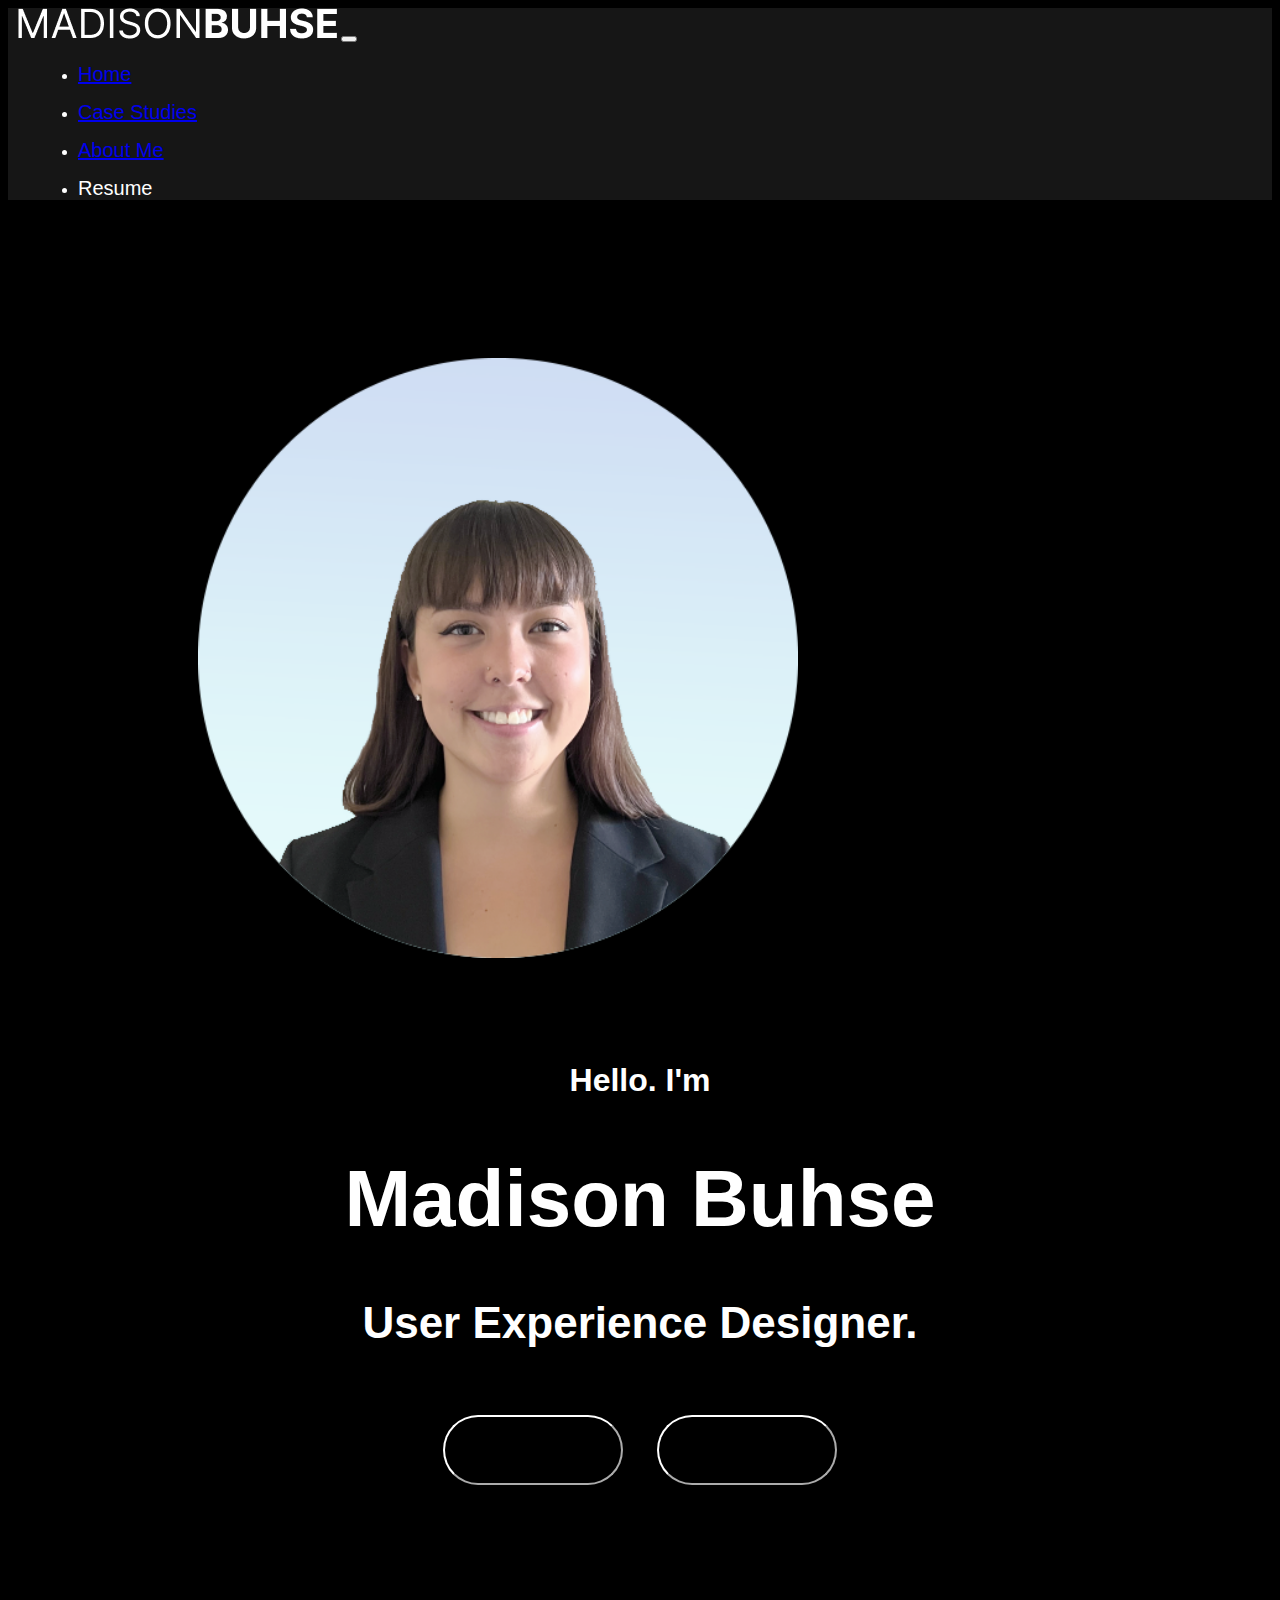
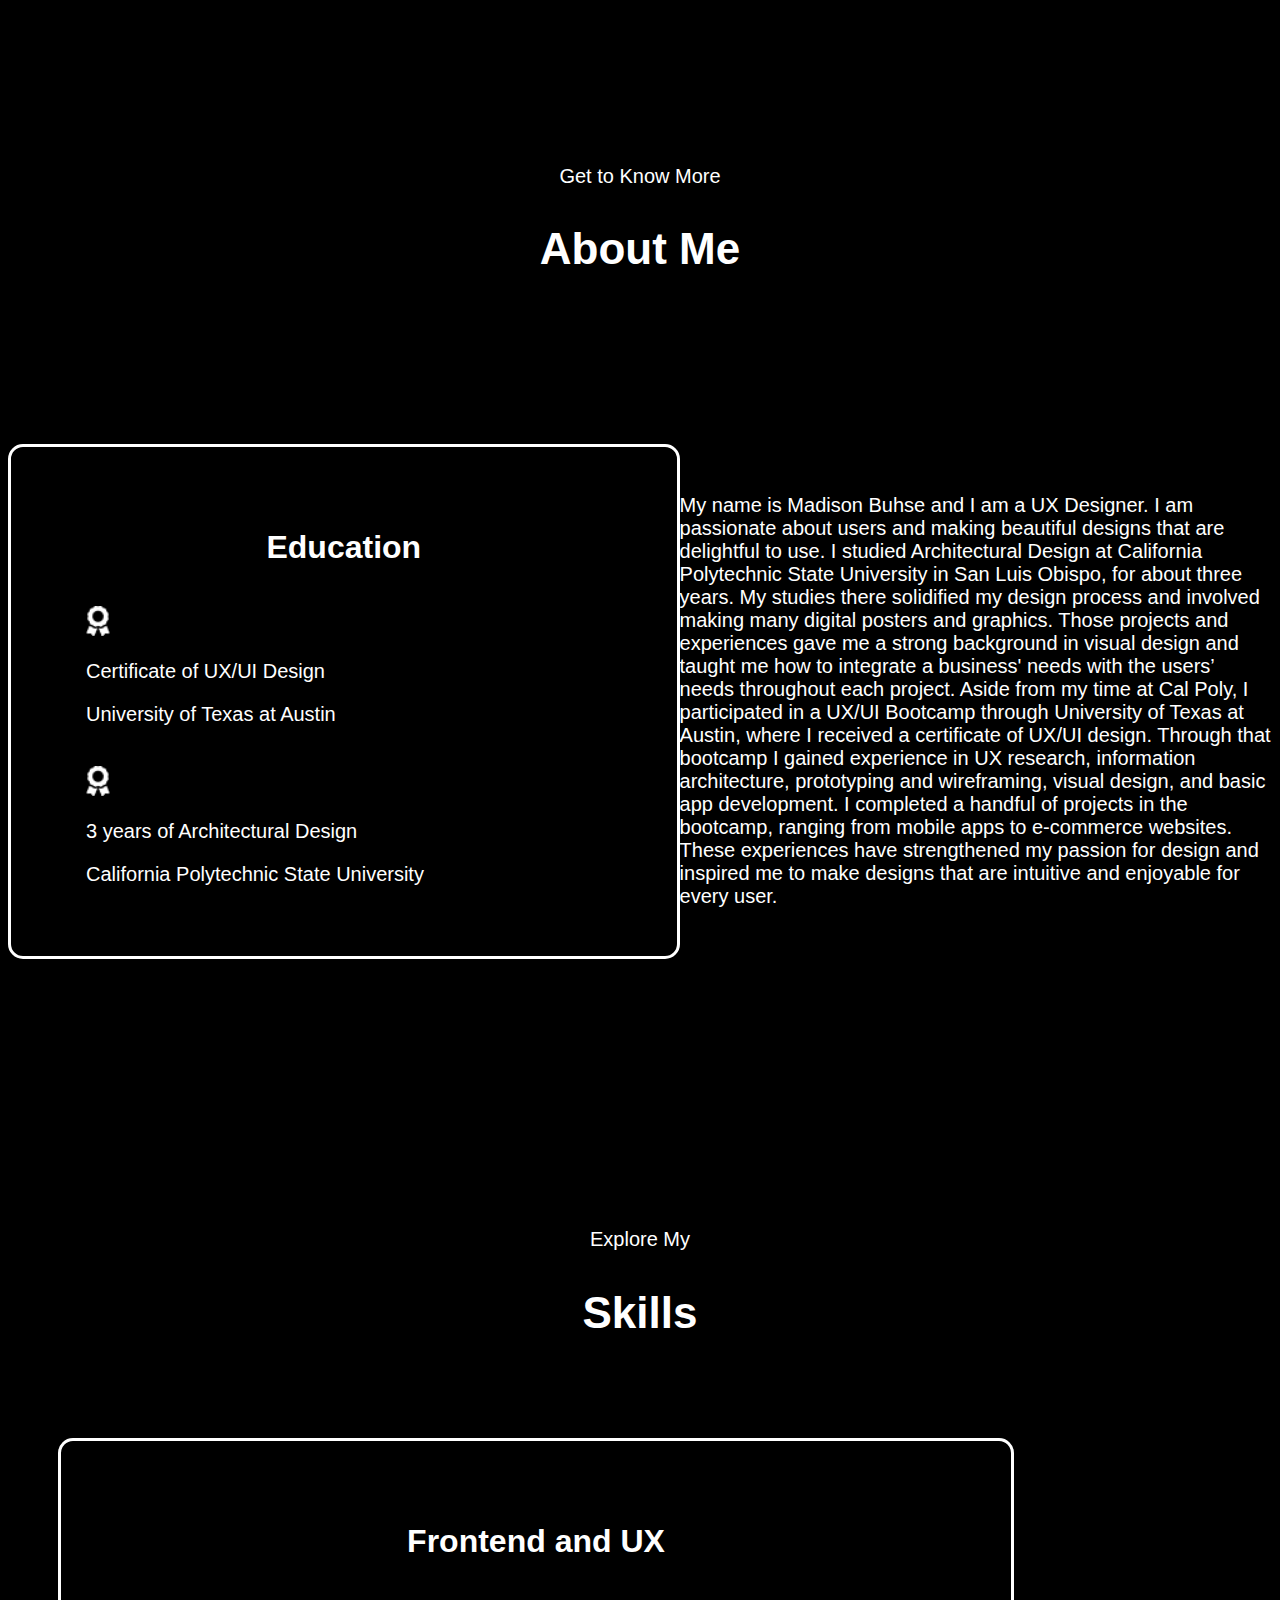
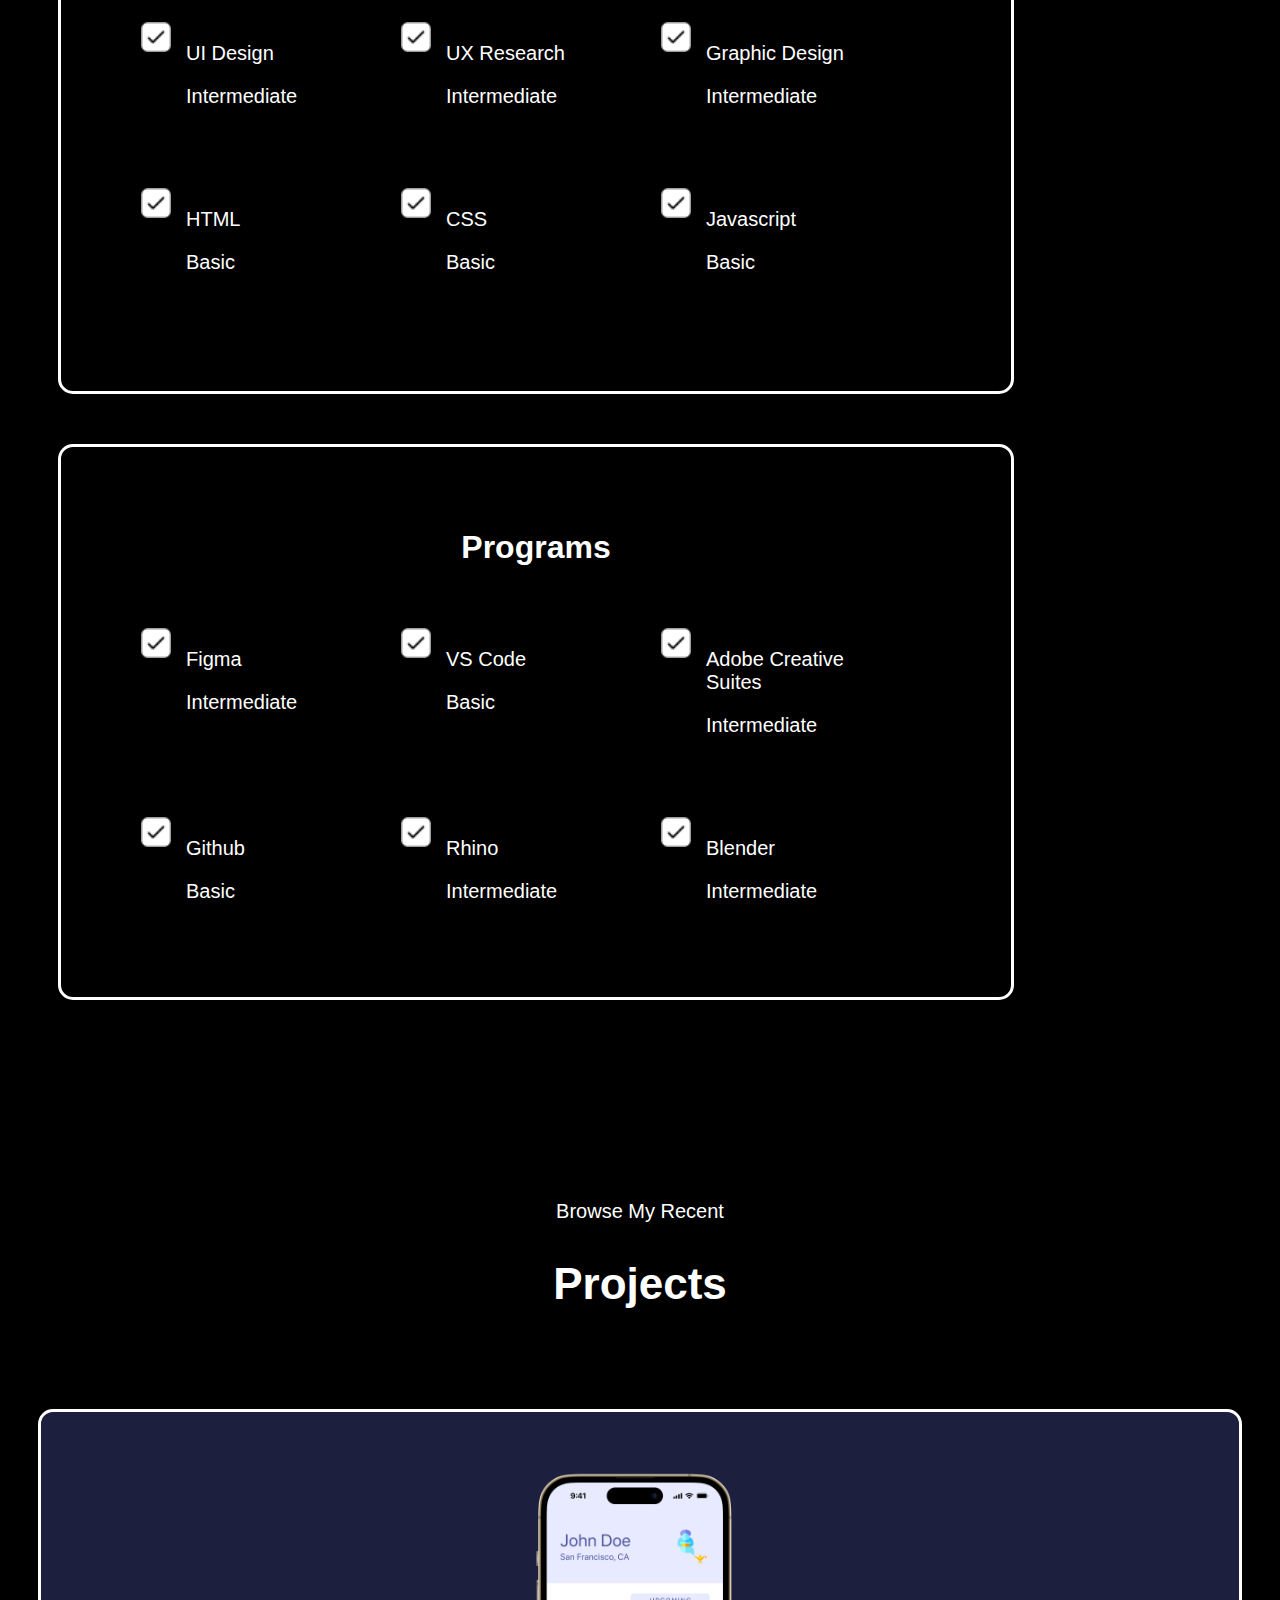
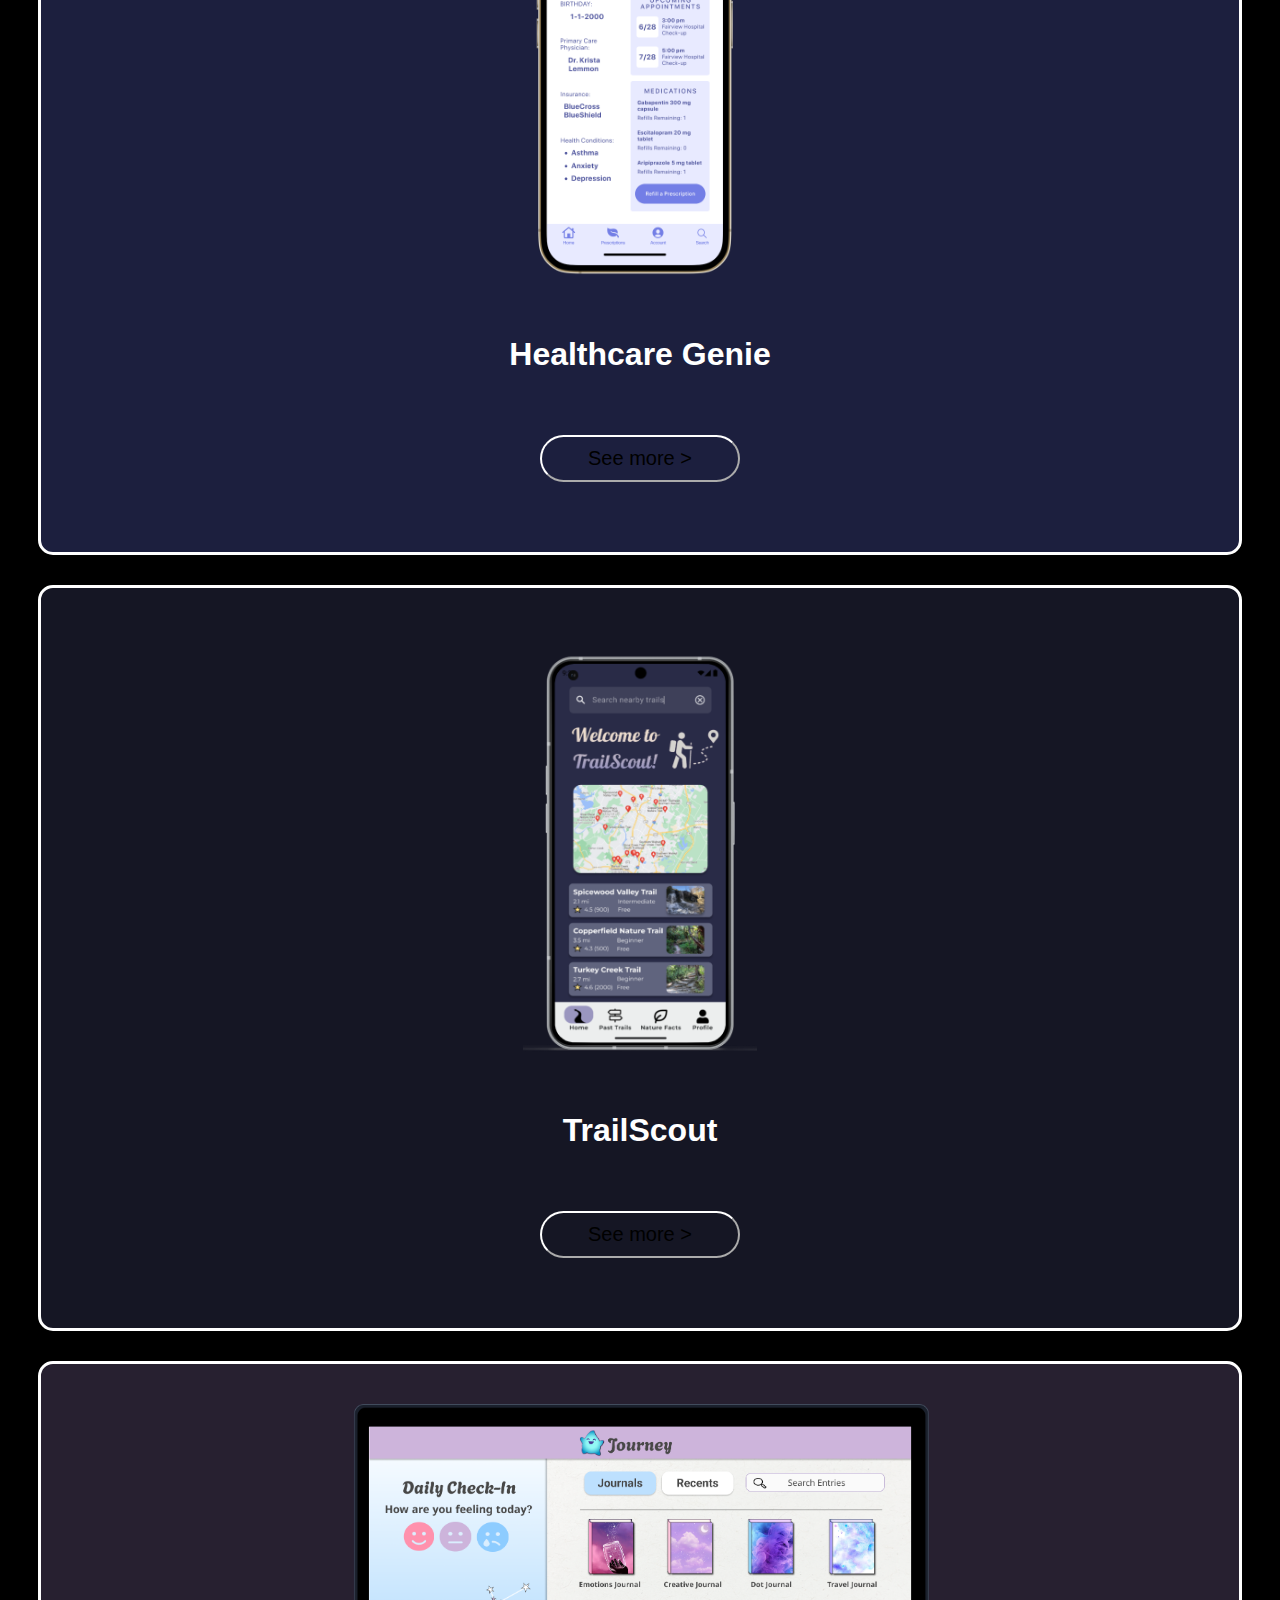
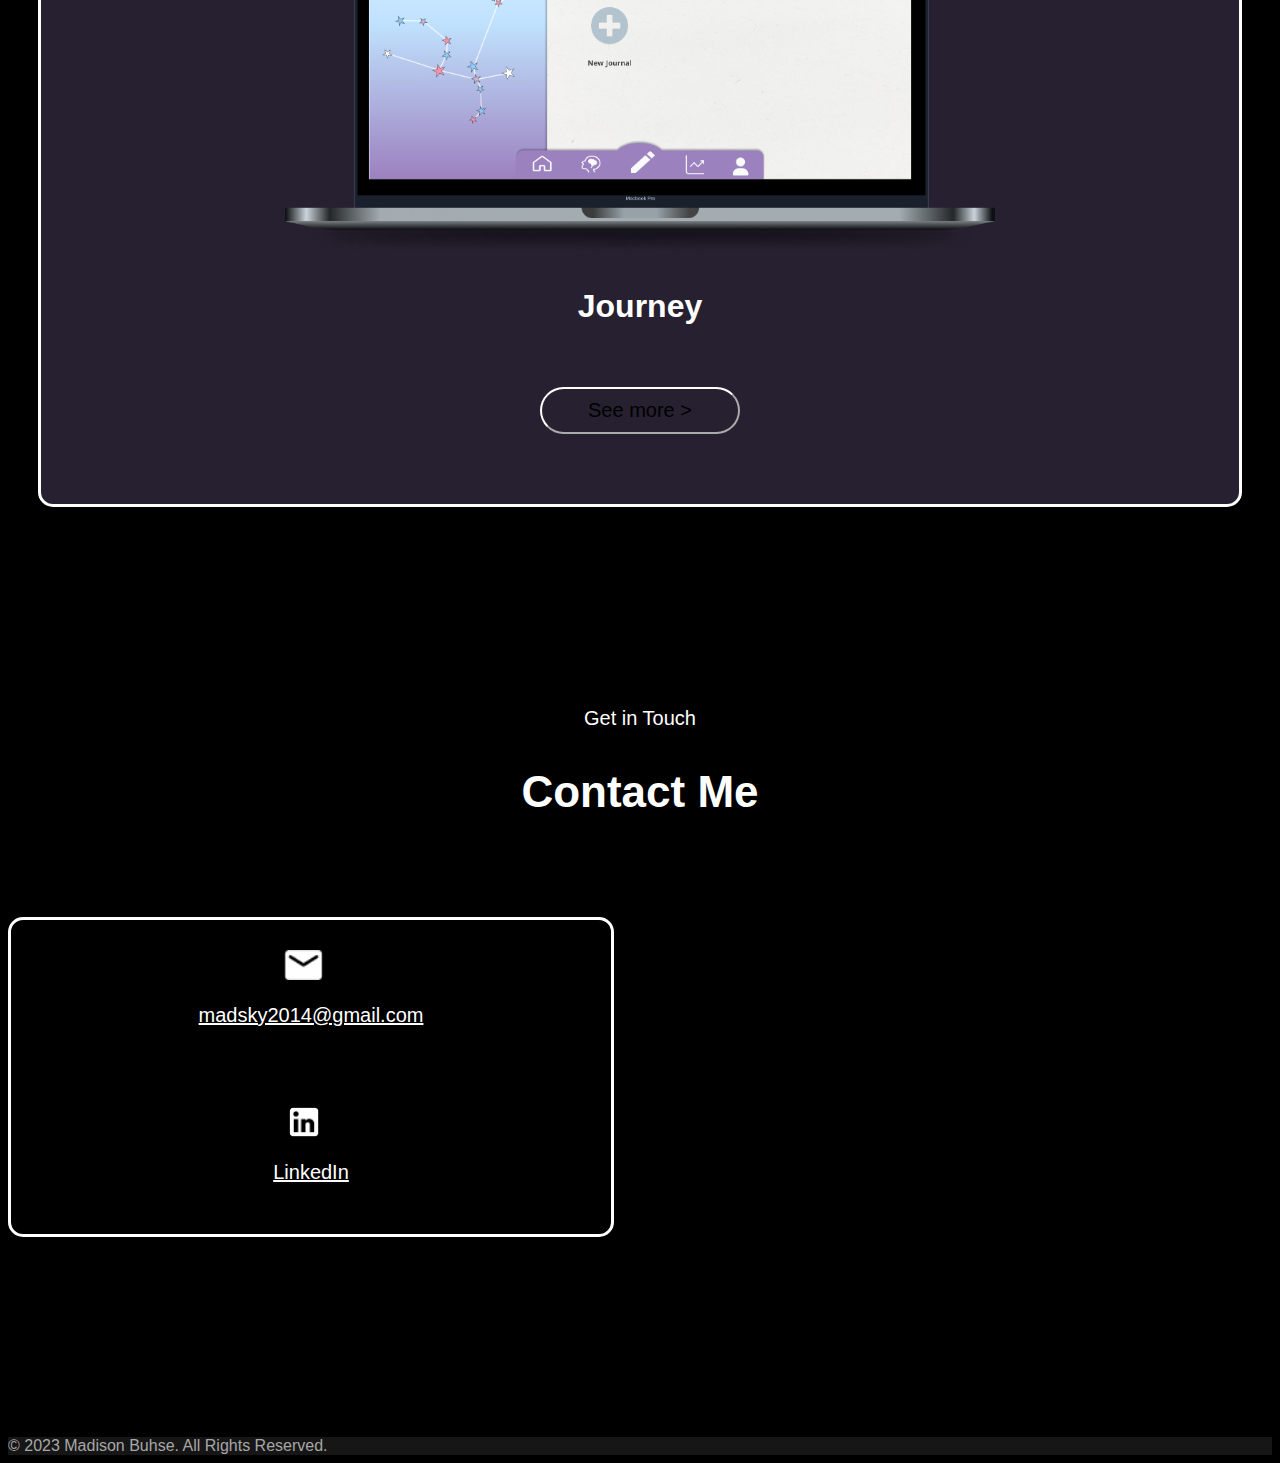
<file: index.html>
<!DOCTYPE html>
<html>
    <head>
        <title>Madison's Portfolio</title>
        <link rel="stylesheet" href="https://cdn.jsdelivr.net/npm/bootstrap@4.6.2/dist/css/bootstrap.min.css" integrity="sha384-xOolHFLEh07PJGoPkLv1IbcEPTNtaed2xpHsD9ESMhqIYd0nLMwNLD69Npy4HI+N" crossorigin="anonymous">
        <link rel="stylesheet" href="index.css" type="text/css">
    </head>
    <body>
        <nav class="navbar navbar-expand-lg navbar-dark bg-dark fixed-top">
            <a class="navbar-brand" href="#"><img src="./images/MADISONBUHSE.png"></a>
            <button class="navbar-toggler" type="button" data-toggle="collapse" data-target="#navbarNav" aria-controls="navbarNav" aria-expanded="false" aria-label="Toggle navigation">
              <span class="navbar-toggler-icon"></span>
            </button>
            <div class="collapse navbar-collapse justify-content-end" id="navbarNav">
              <ul class="navbar-nav">
                <li class="nav-item">
                  <a class="nav-link" href="#hero">Home</a>
                </li>
                <li class="nav-item">
                  <a class="nav-link" href="#projects">Case Studies</a>
                </li>
                <li class="nav-item">
                  <a class="nav-link" href="#about">About Me</a>
                </li>
                <li class="nav-item">
                  <a class="nav-link" onClick="window.open('./images/10:9-Resume.pdf')">Resume</a>
                </li>
              </ul>
            </div>
          </nav>
          <section id="hero" class="hero">
            <div class="row rowhero">
            <div>
                <img class="heroimg" src="./images/Headshot2.png">
            </div>
            <div class="herotext">
            <div>
                <h3>Hello. I'm</h3>
                <h1>Madison Buhse</h1>
                <h2>User Experience Designer.</h2>
            </div>
                <button type="button" class="btn btn-dark btncustom" onClick="window.open('./images/10:9-Resume.pdf')">Download  Resume</button>
                <button type="button" class="btn btn-dark btncustom" onClick="location.href='./#contact'">Contact Info</button>
            </div>
            </div>
          </section>
          <section id="about" class="aboutme">
            <p class="header top">Get to Know More</p>
            <h2 class="mainhead">About Me</h2>
            <div class="row rowabout">
                <div class="education">
                    <h3>Education</h3>
                    <div class="row educationtext">
                        <img class="icon" src="./assets/ribbon.png">
                        <div>
                            <p class="header">Certificate of UX/UI Design</p>
                            <p>University of Texas at Austin</p>
                        </div>
                    </div>
                    <div class="row educationtext">
                        <img class="icon" src="./assets/ribbon.png">
                        <div>
                            <p class="header">3 years of Architectural Design</p>
                            <p>California Polytechnic State University</p>
                        </div>
                    </div>
                </div>
                <div class="aboutme-text">
                    <p>My name is Madison Buhse and I am a UX Designer. I am passionate about users and making beautiful designs that are delightful to use. I studied Architectural Design at California Polytechnic State University in San Luis Obispo, for about three years. My studies there solidified my design process and involved making many digital posters and graphics. Those projects and experiences gave me a strong background in visual design and taught me how to integrate a business' needs with the users’ needs throughout each project. Aside from my time at Cal Poly, I participated in a UX/UI Bootcamp through University of Texas at Austin, where I received a certificate of UX/UI design. Through that bootcamp I gained experience in UX research, information architecture, prototyping and wireframing, visual design, and basic app development. I completed a handful of projects in the bootcamp, ranging from mobile apps to e-commerce websites. These experiences have strengthened my passion for design and inspired me to make designs that are intuitive and enjoyable for every user.</p>
                </div>
            </div>
          </section>
          <section class="skills">
            <p class="header top">Explore My</p>
            <h2 class="mainhead">Skills</h2>
            <div class="row rowskills">
                <div class="frontend">
                    <h3>Frontend and UX</h3>
                    <div class="article-container">
                      <article>
                      <img src="./assets/checkbox.png" class="icon">
                      <div>
                        <p class="header">UI Design</p>
                        <p>Intermediate</p>
                      </div>
                      </article>
                      <article>
                      <img src="./assets/checkbox.png" class="icon">
                      <div>
                        <p class="header">UX Research</p>
                        <p>Intermediate</p>
                      </div>
                      </article>
                      <article>
                      <img src="./assets/checkbox.png" class="icon">
                      <div>
                        <p class="header">Graphic Design</p>
                        <p>Intermediate</p>
                      </div>
                      </article>
                      <article>
                      <img src="./assets/checkbox.png" class="icon">
                      <div>
                        <p class="header">HTML</p>
                        <p>Basic</p>
                      </div>
                      </article>
                      <article>
                      <img src="./assets/checkbox.png" class="icon">
                      <div>
                        <p class="header">CSS</p>
                        <p>Basic</p>
                      </div>
                      </article>
                      <article>
                      <img src="./assets/checkbox.png" class="icon">
                      <div>
                        <p class="header">Javascript</p>
                        <p>Basic</p>
                      </div>
                      </article>
                    </div>
                </div>
                <div class="frontend">
                    <h3>Programs</h3>
                    <div class="article-container">
                      <article>
                      <img src="./assets/checkbox.png" class="icon">
                      <div>
                        <p class="header">Figma</p>
                        <p>Intermediate</p>
                      </div>
                      </article>
                      <article>
                      <img src="./assets/checkbox.png" class="icon">
                      <div>
                        <p class="header">VS Code</p>
                        <p>Basic</p>
                      </div>
                      </article>
                      <article>
                      <img src="./assets/checkbox.png" class="icon">
                      <div>
                        <p class="header">Adobe Creative Suites</p>
                        <p>Intermediate</p>
                      </div>
                      </article>
                      <article>
                      <img src="./assets/checkbox.png" class="icon">
                      <div>
                        <p class="header">Github</p>
                        <p>Basic</p>
                      </div>
                      </article>
                      <article>
                      <img src="./assets/checkbox.png" class="icon">
                      <div>
                        <p class="header">Rhino</p>
                        <p>Intermediate</p>
                      </div>
                      </article>
                      <article>
                      <img src="./assets/checkbox.png" class="icon">
                      <div>
                        <p class="header">Blender</p>
                        <p>Intermediate</p>
                      </div>
                      </article>
                    </div>
                </div>
            </div>
          </section>
          <section id="projects" class="projects">
            <p class="header top">Browse My Recent</p>
            <h2 class="mainhead">Projects</h2>
            <div class="row rowprojects">
              <div class="project one">
                <img src="./images/Home Screen.png">
                <h3 class="projecthead">Healthcare Genie</h3>
                <a href="projectone.html"><button type="button" class="btn btn-dark btncustom btnproject">See more ></button></a>
              </div>
              <div class="project two">
                <img src="./images/Nothing Phone 1.png">
                <h3 class="projecthead">TrailScout</h3>
                <a href="projecttwo.html"><button type="button" class="btn btn-dark btncustom btnproject">See more ></button></a>
              </div>
              <div class="project three">
                <img src="./images/journeyhome.png">
                <h3 class="projecthead">Journey</h3>
                <a href="projectthree.html"><button type="button" class="btn btn-dark btncustom btnproject">See more ></button></a>
              </div>
            </div>
          </section>
          <section id="contact" class="contact">
            <p class="header top">Get in Touch</p>
            <h2 class="mainhead">Contact Me</h2>
            <div class="row rowcontact">
              <div class="row rowwrapper">
              <div class="row rowitem">
                <img class="icon" src="./assets/mail.png">
                <p class="header"><a href="mailto:madsky2014@gmail.com">madsky2014@gmail.com</a></p>
              </div>
              <div class="row rowitem">
                <img class="icon" src="./assets/linkedin.png">
                <p class="header"><a href="https://www.linkedin.com/in/madison-buhse/">LinkedIn</a></p>
              </div>
              </div>
            </div>
          </section>
          <section class="footer">
            <footer class="bg-dark text-center text-lg-start">
              <!-- Copyright -->
              <div class="text-center p-3" style="background-color: rgb(22, 22, 22);">
                © 2023 Madison Buhse. All Rights Reserved.
              </div>
              <!-- Copyright -->
            </footer>
          </section>
        <script src="https://cdn.jsdelivr.net/npm/jquery@3.5.1/dist/jquery.slim.min.js" integrity="sha384-DfXdz2htPH0lsSSs5nCTpuj/zy4C+OGpamoFVy38MVBnE+IbbVYUew+OrCXaRkfj" crossorigin="anonymous"></script>
        <script src="https://cdn.jsdelivr.net/npm/bootstrap@4.6.2/dist/js/bootstrap.bundle.min.js" integrity="sha384-Fy6S3B9q64WdZWQUiU+q4/2Lc9npb8tCaSX9FK7E8HnRr0Jz8D6OP9dO5Vg3Q9ct" crossorigin="anonymous"></script>
    </body>
</html>
</file>
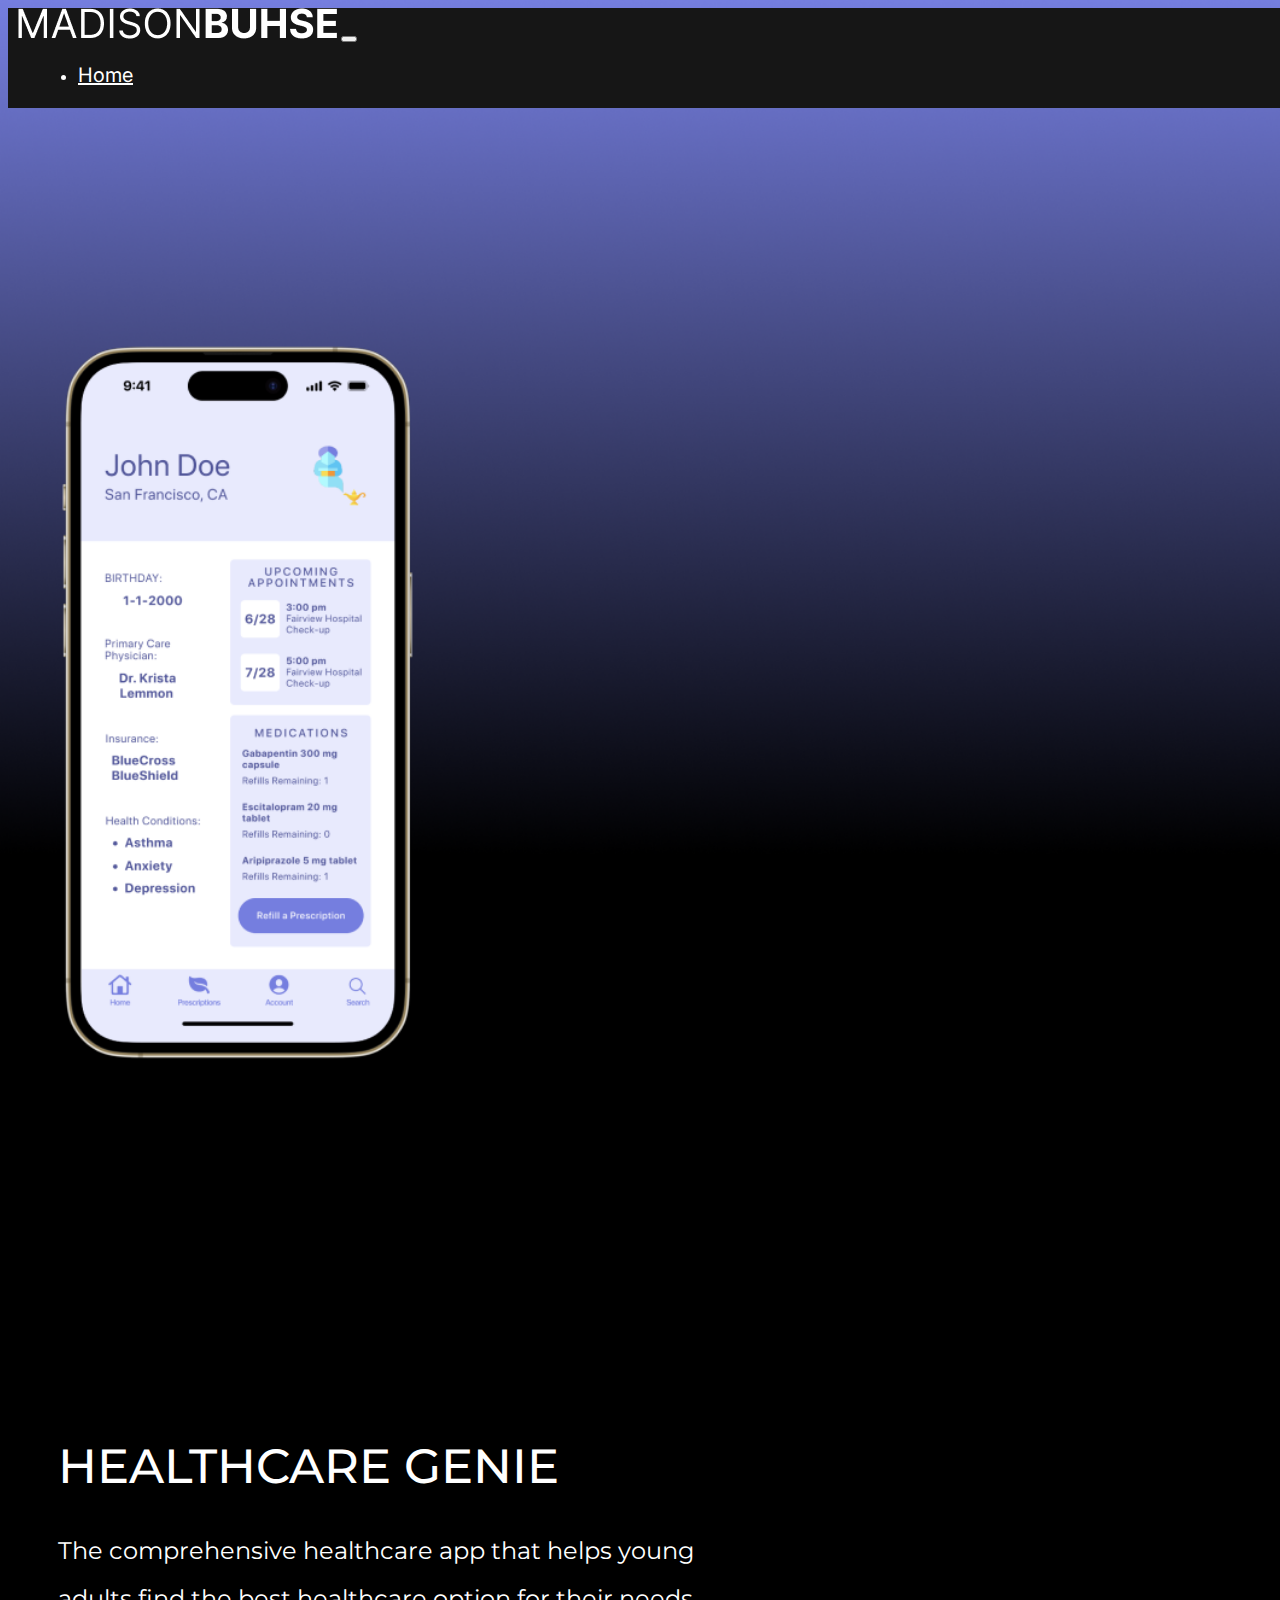
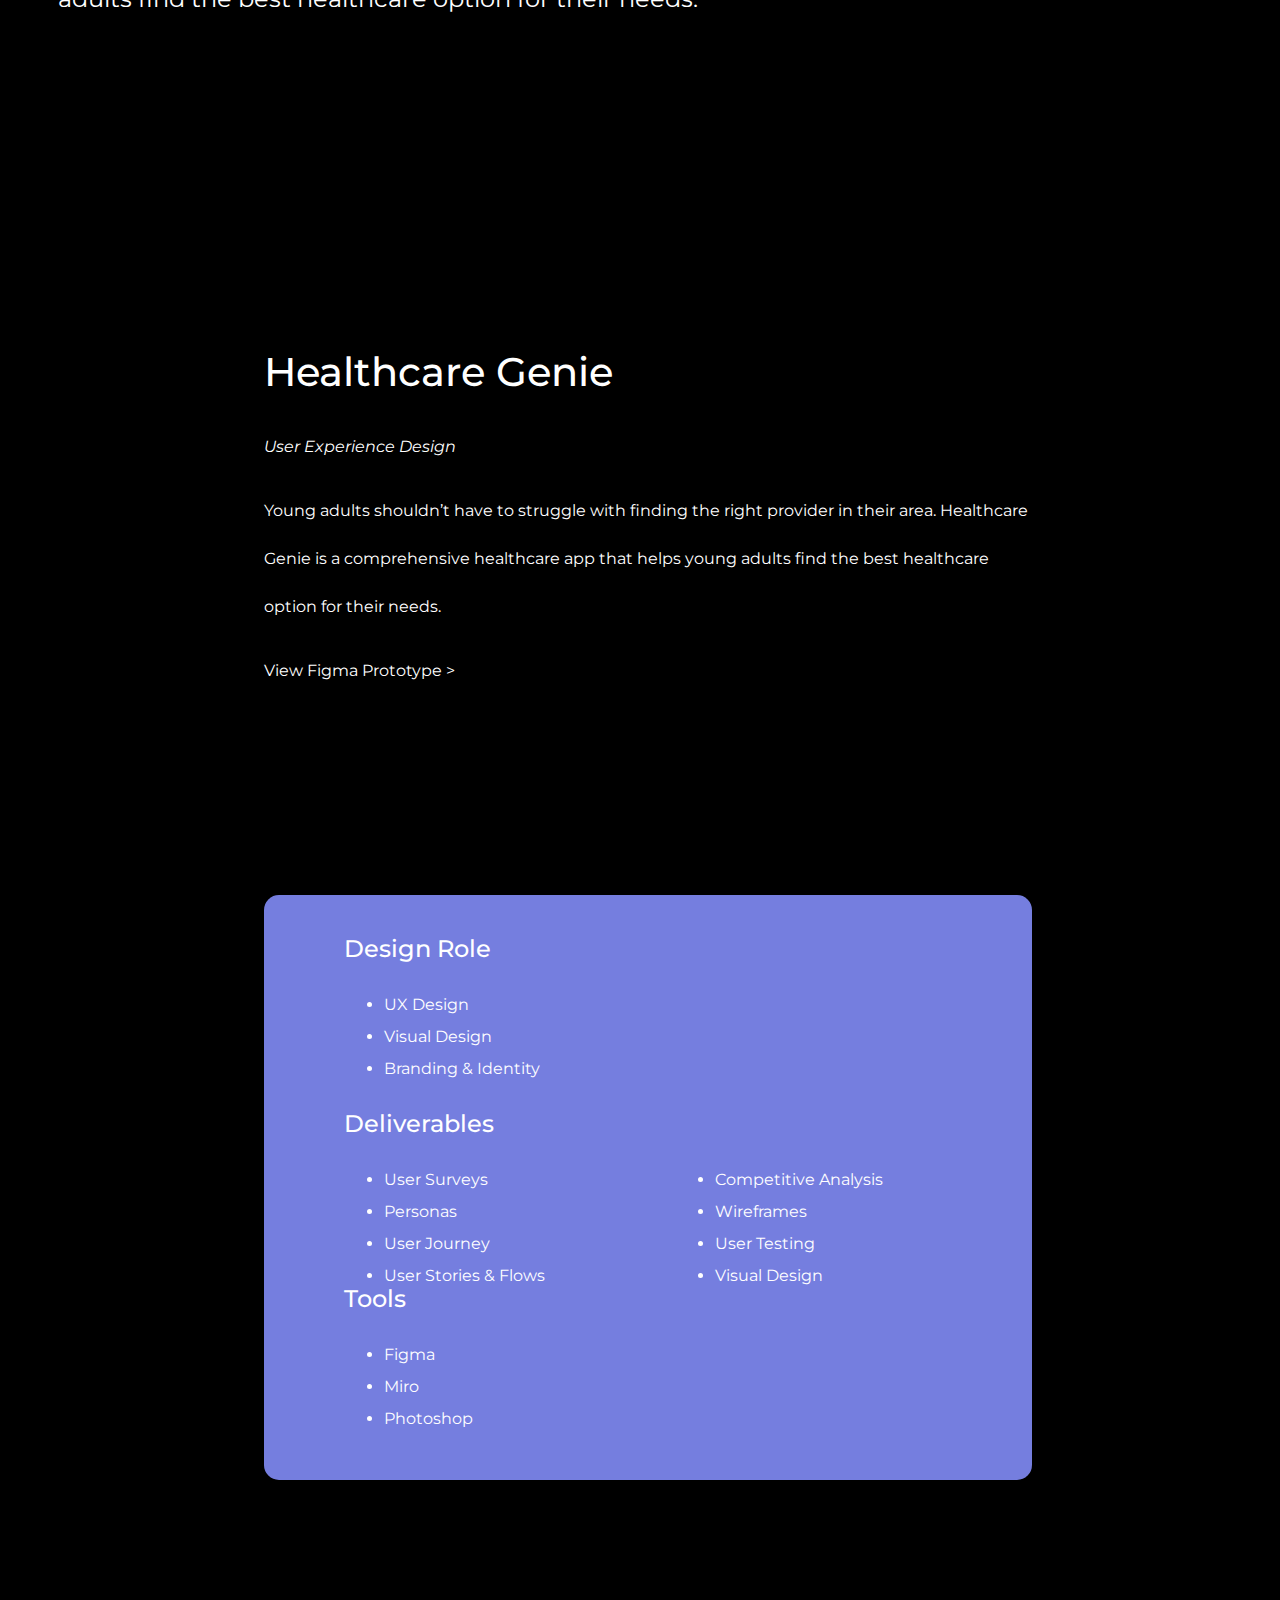
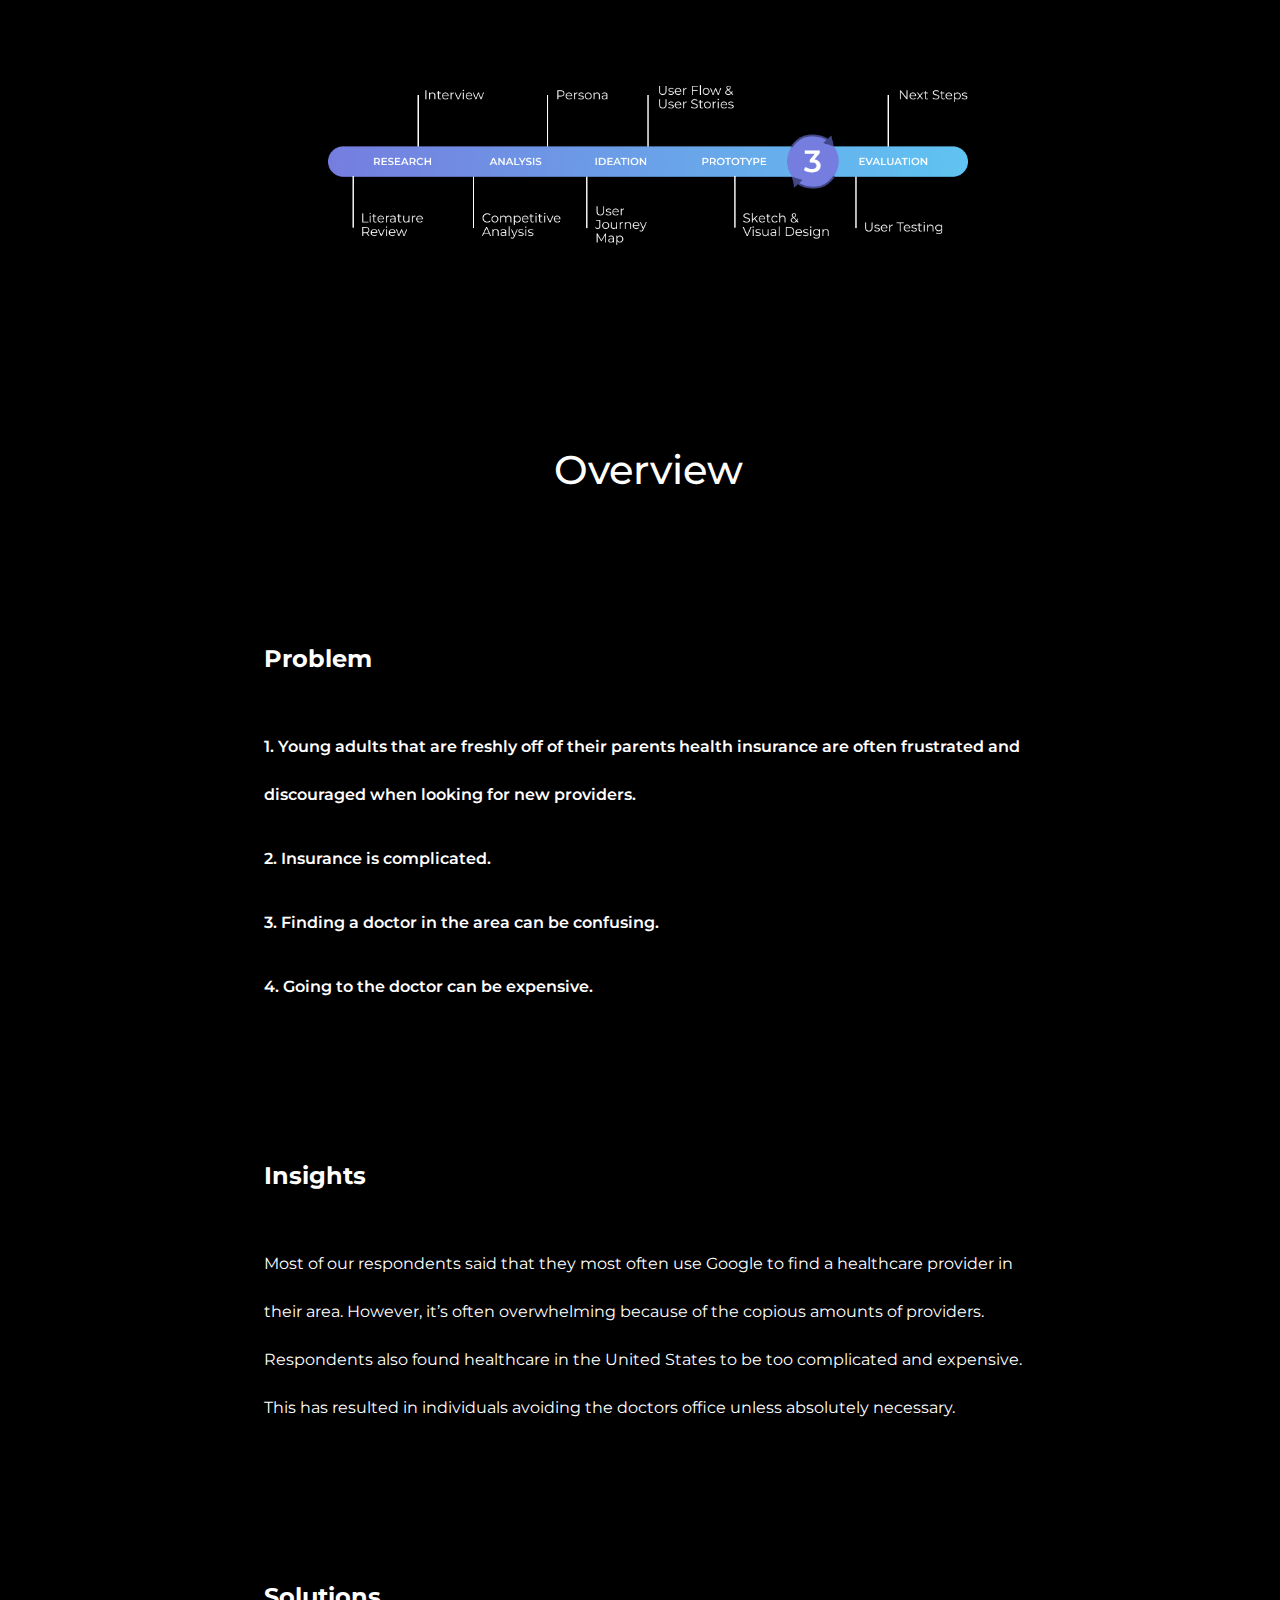
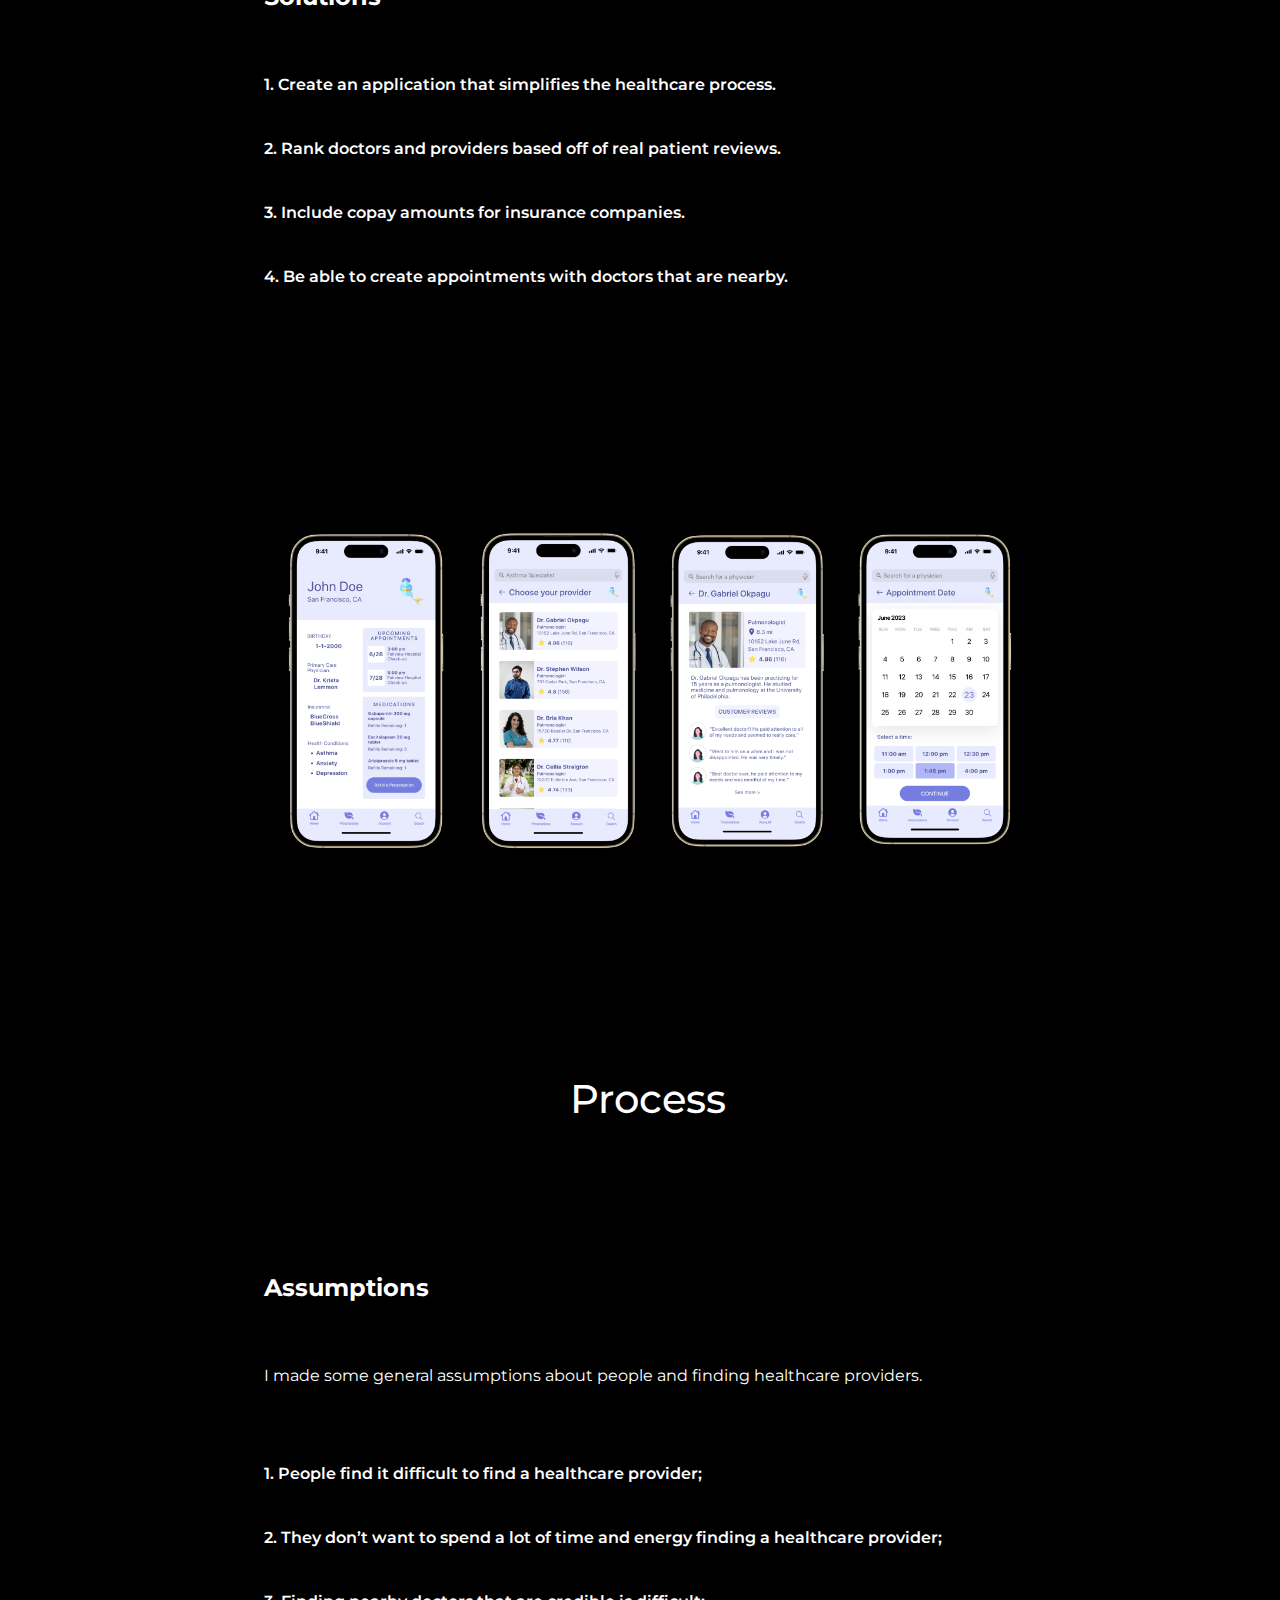
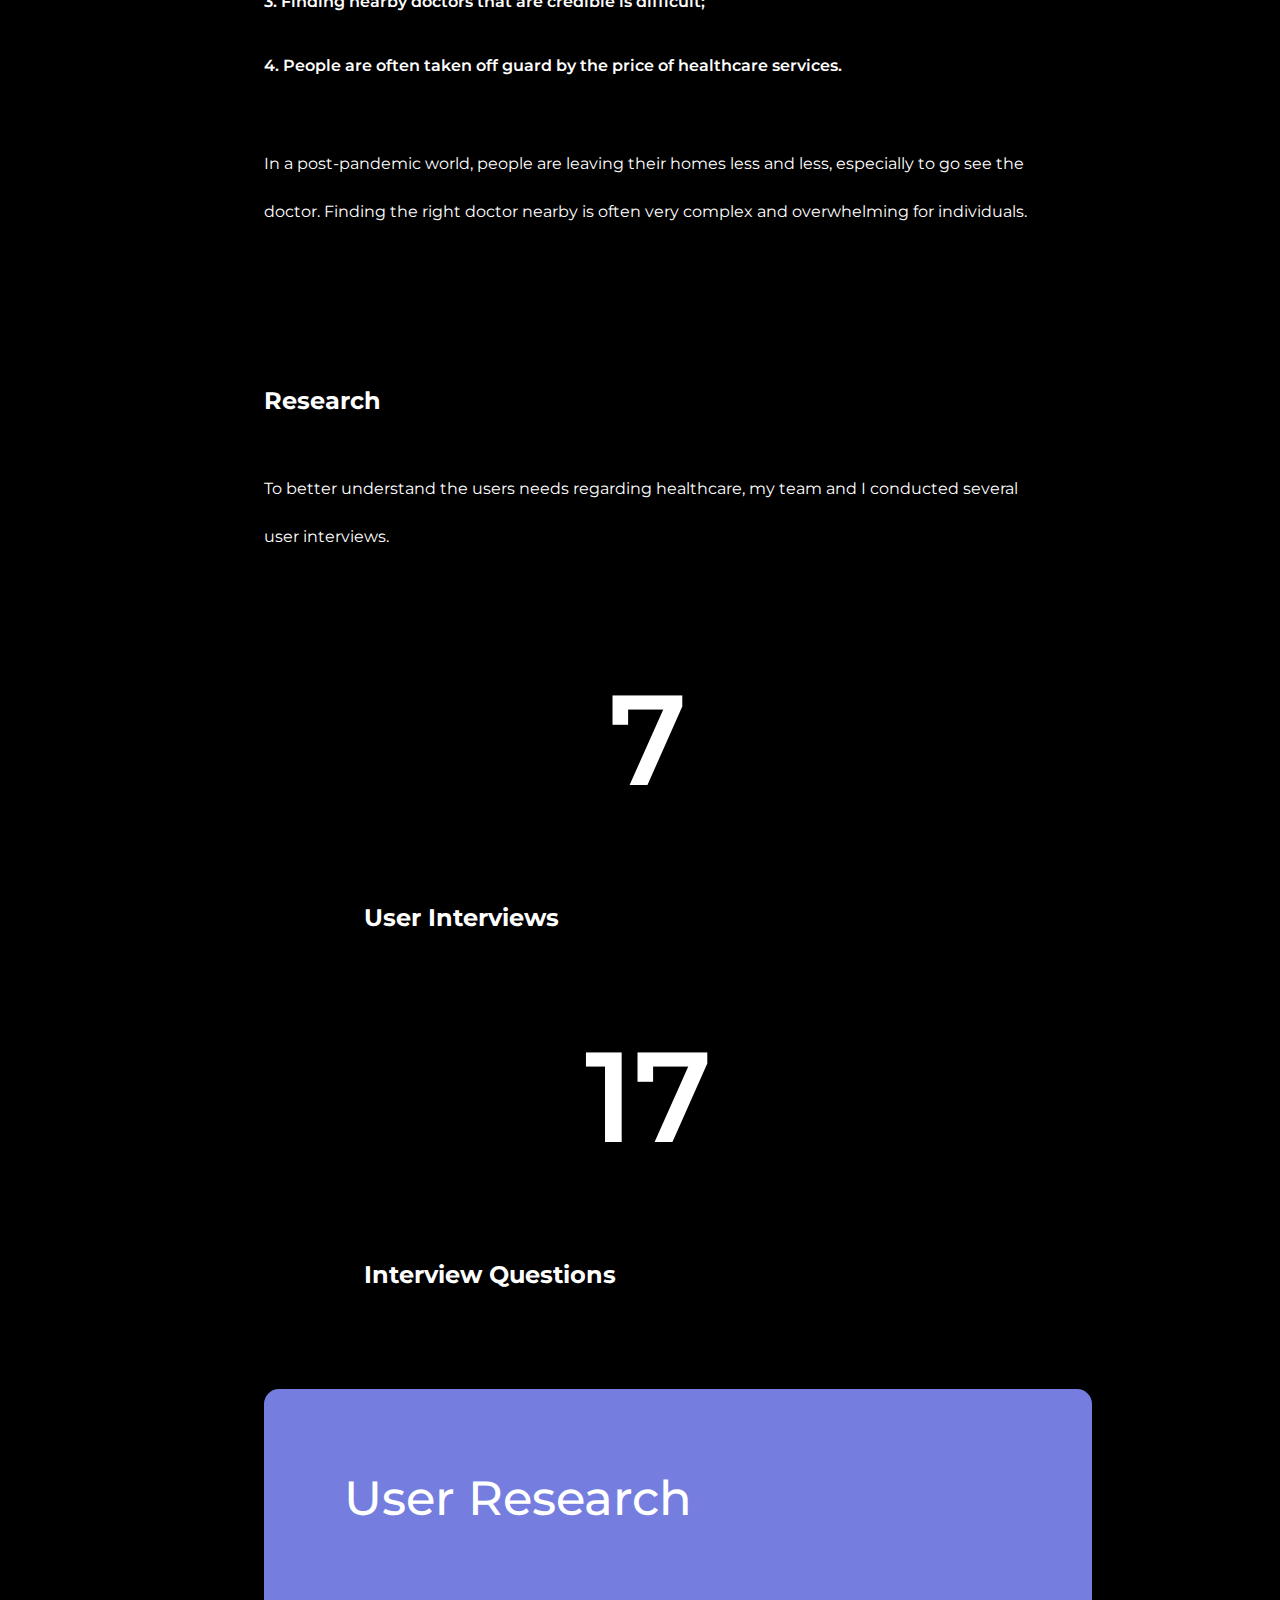
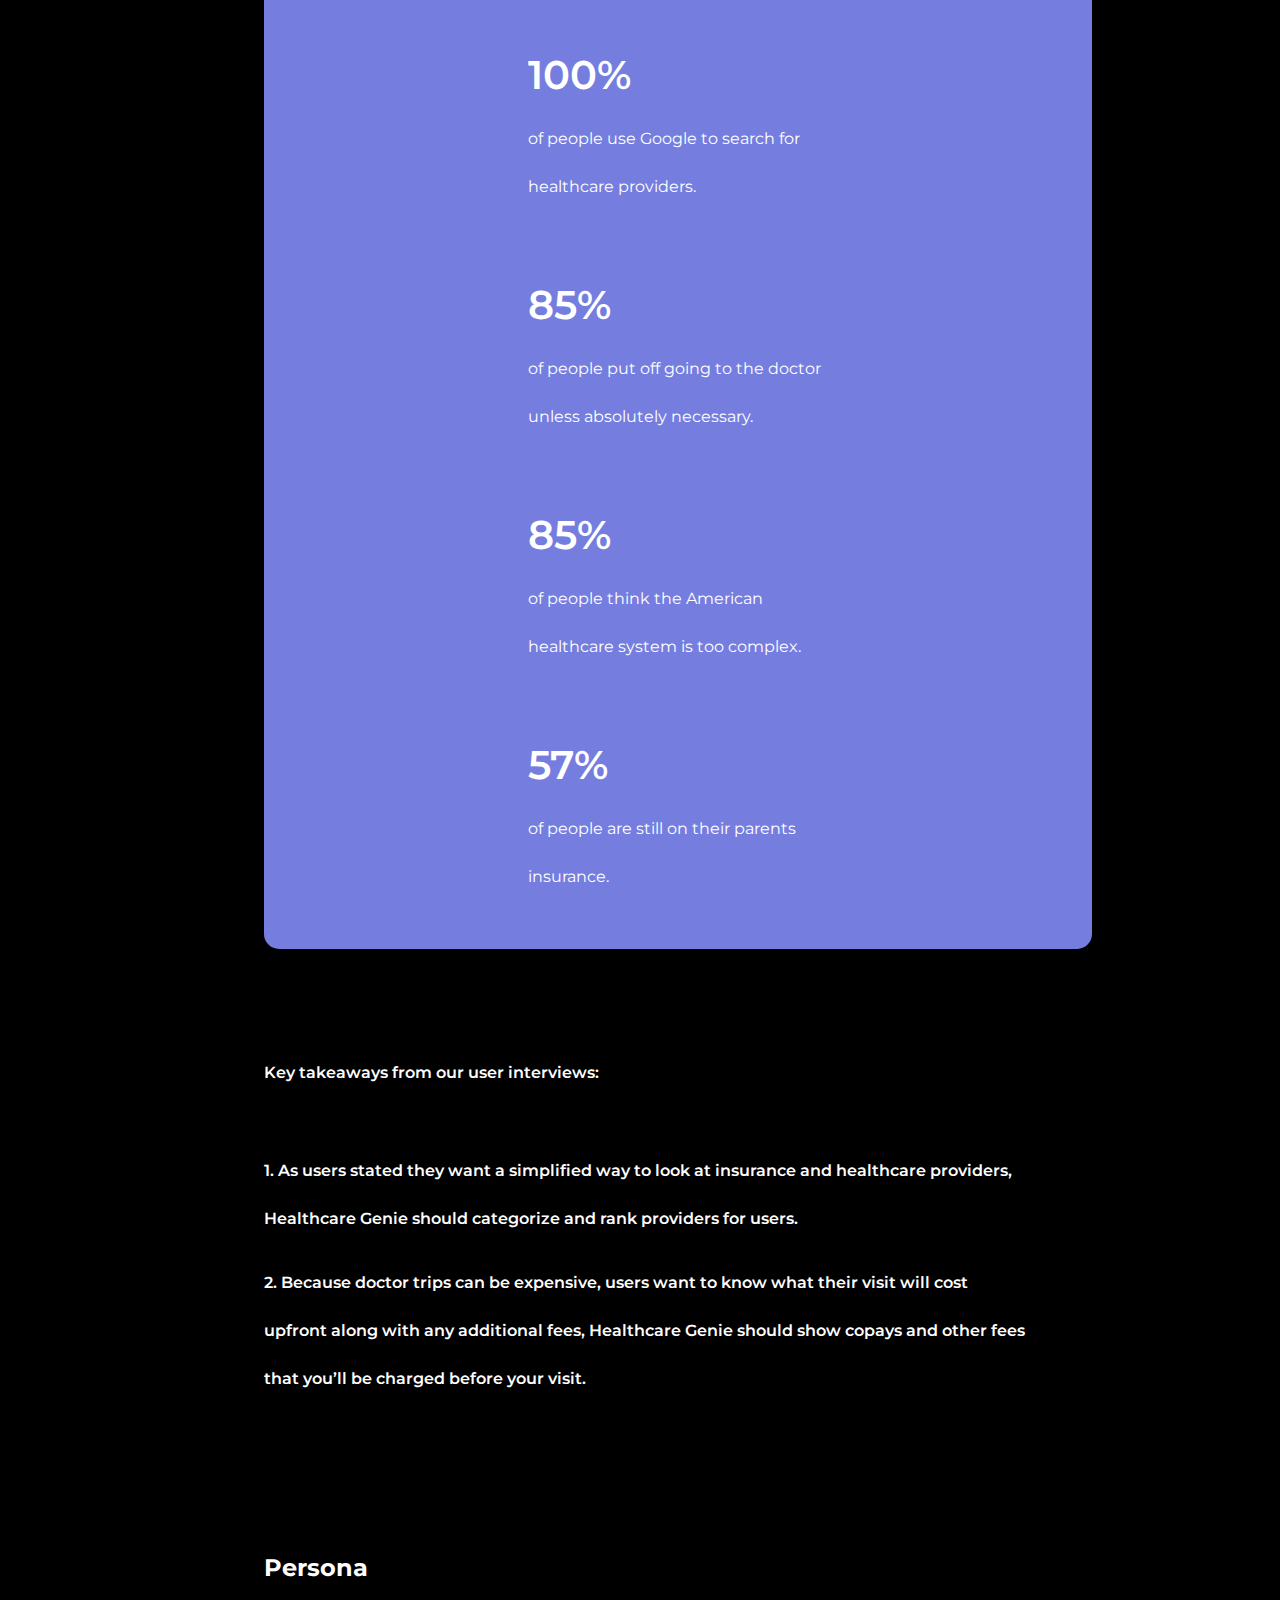
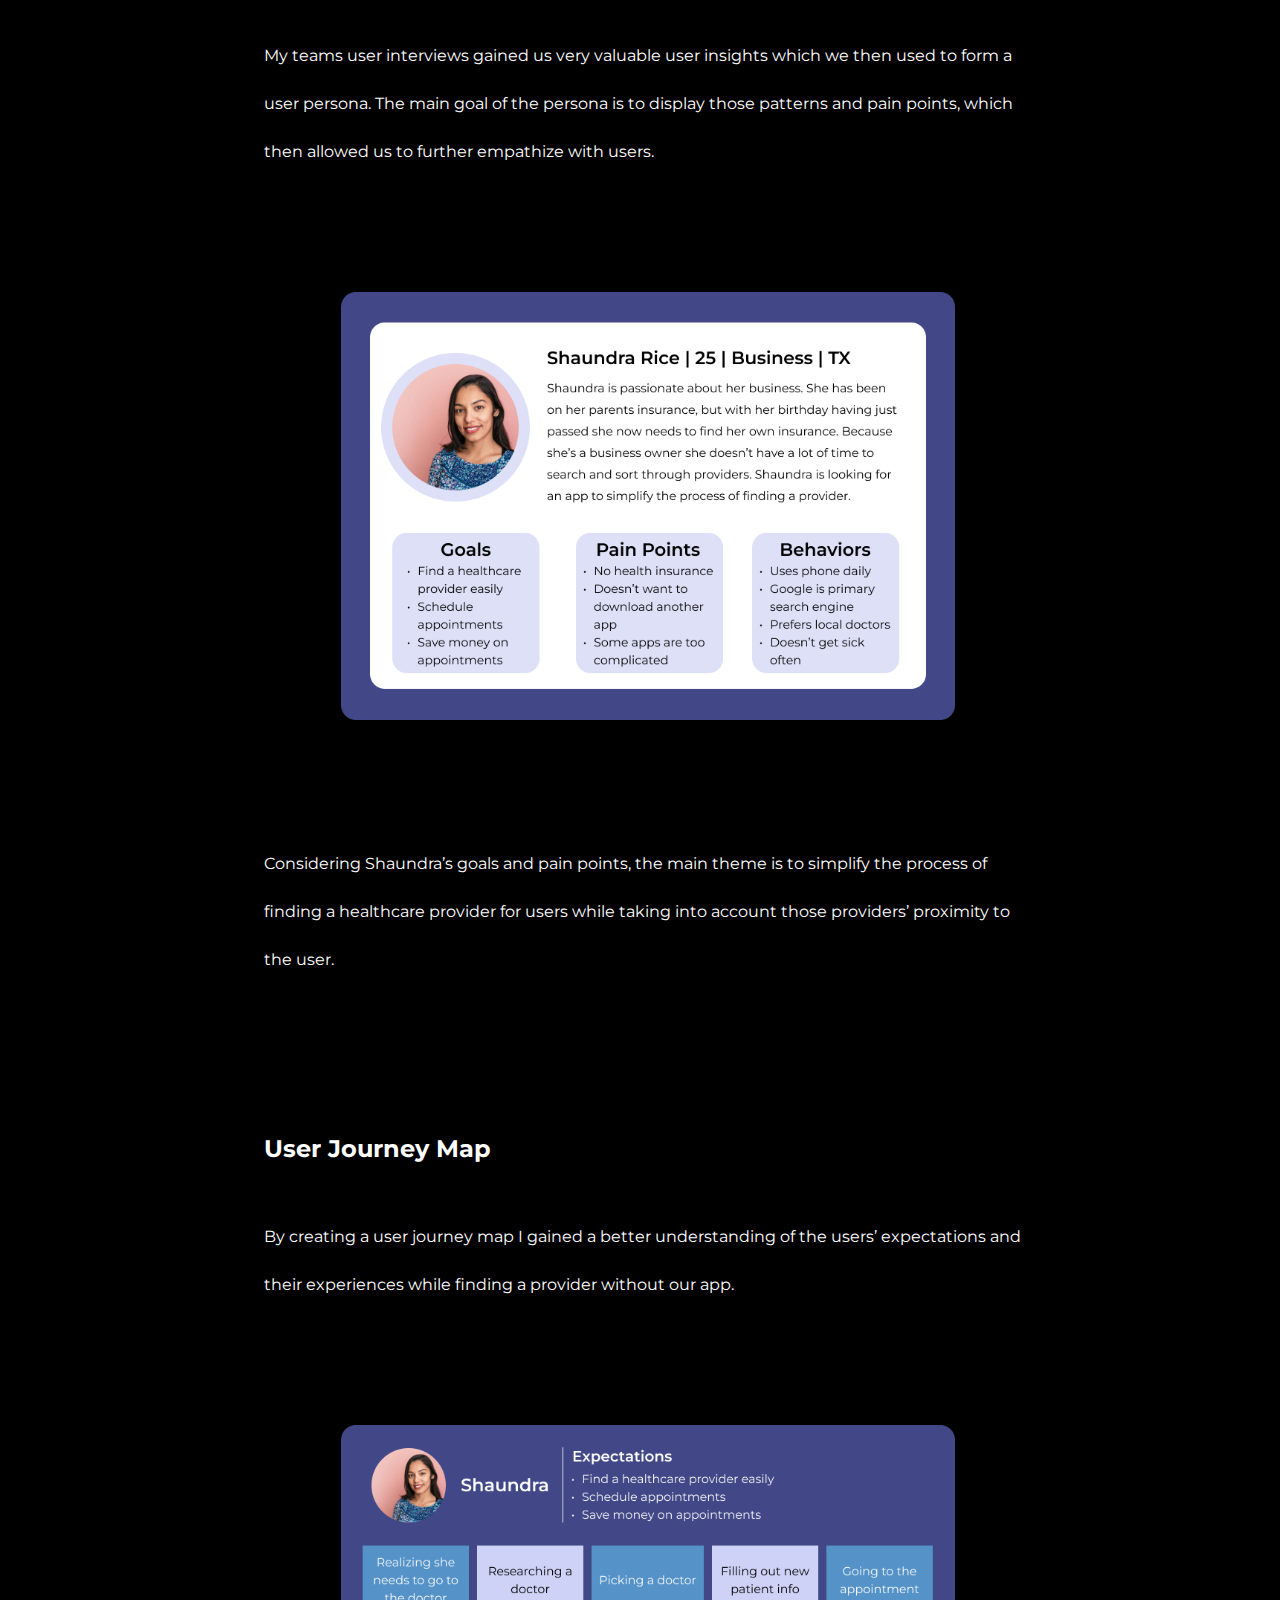
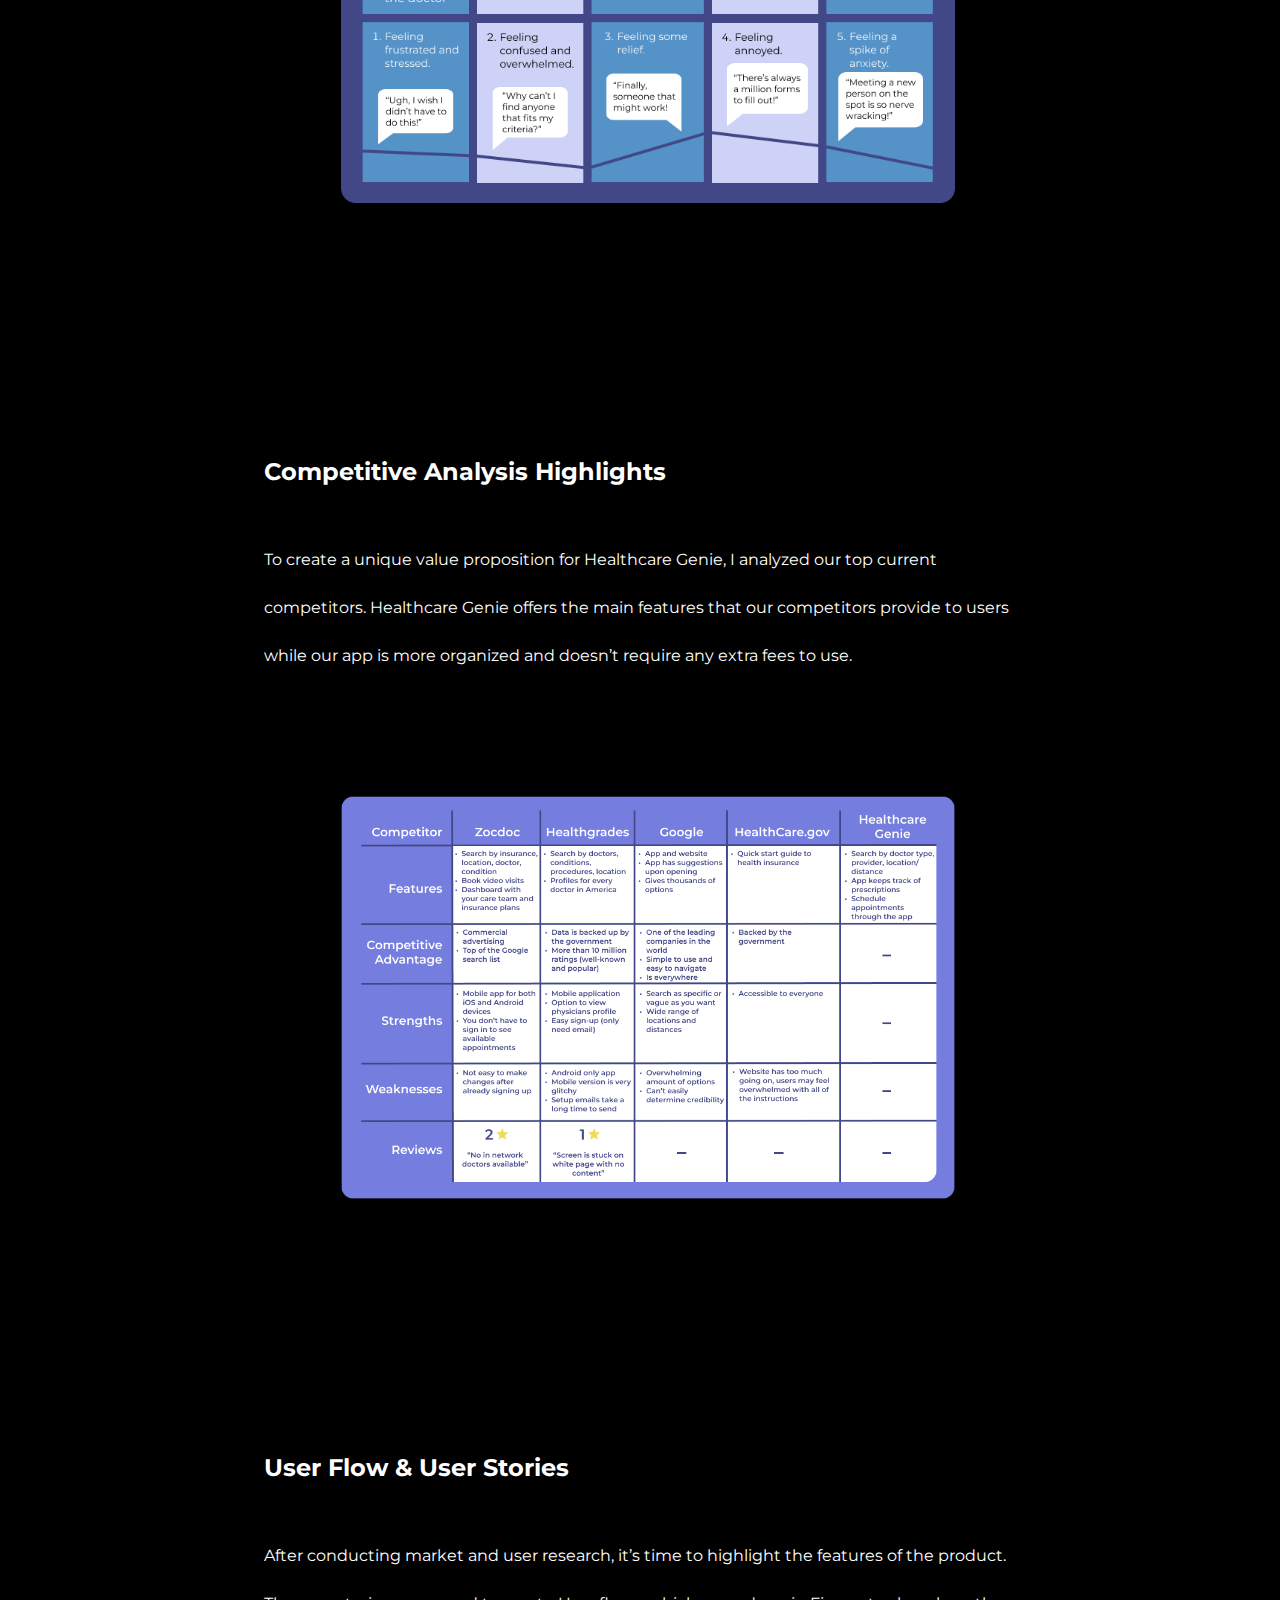
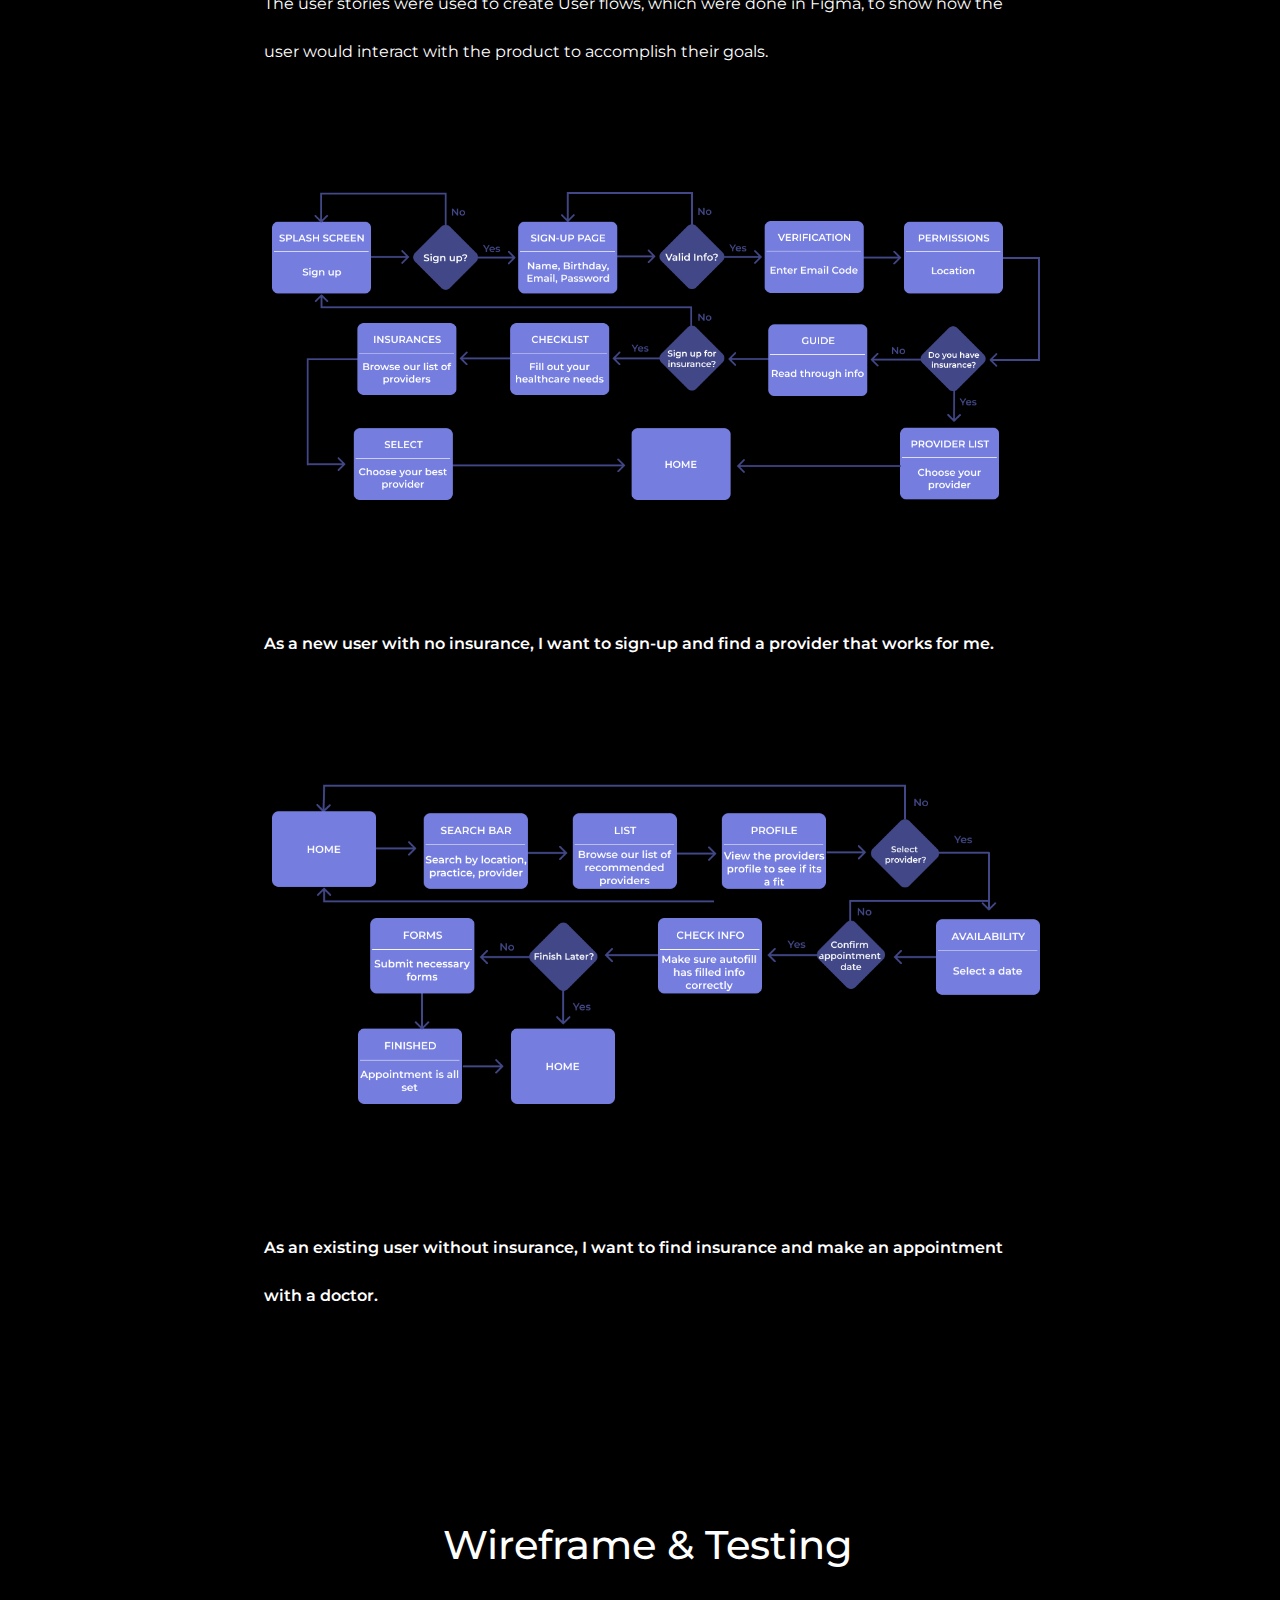
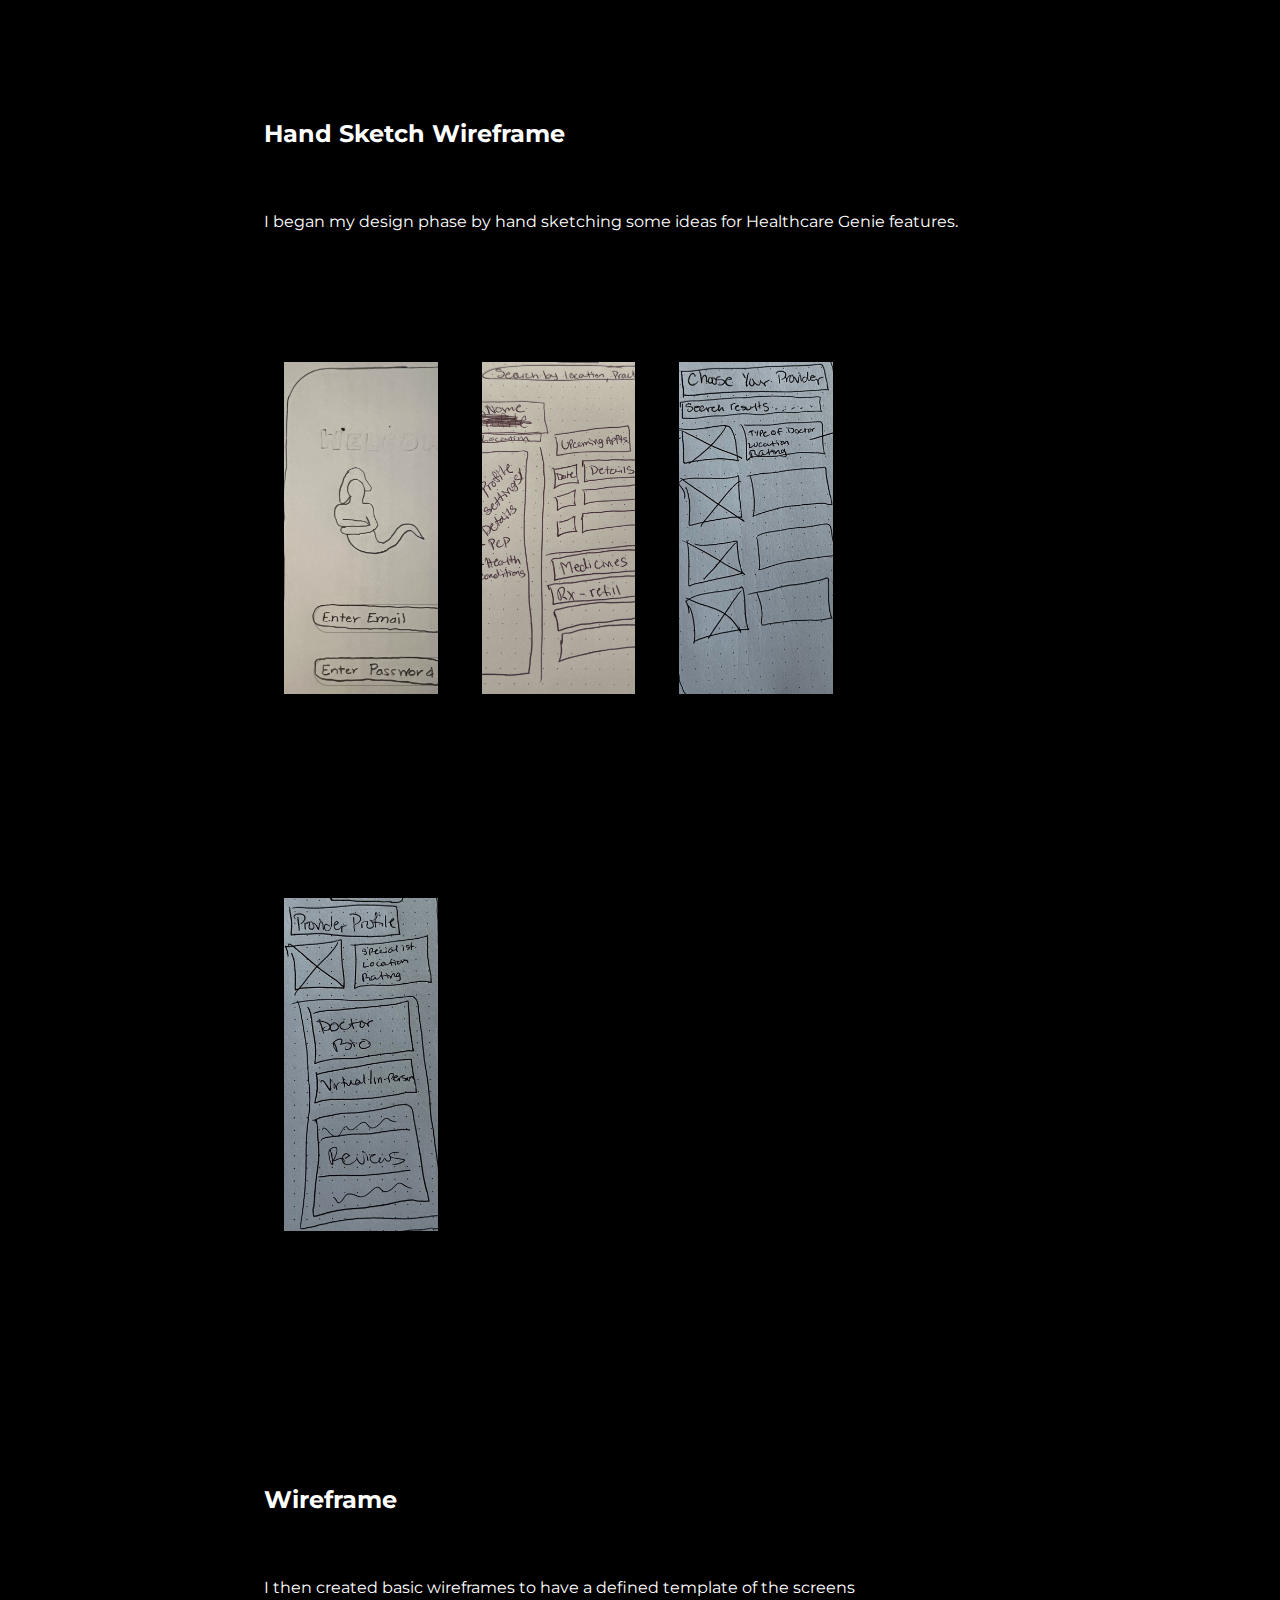
<file: projectone.html>
<!DOCTYPE html>
<html>
    <head>
        <title>Healthcare Genie</title>
        <link rel="stylesheet" href="https://cdn.jsdelivr.net/npm/bootstrap@4.6.2/dist/css/bootstrap.min.css" integrity="sha384-xOolHFLEh07PJGoPkLv1IbcEPTNtaed2xpHsD9ESMhqIYd0nLMwNLD69Npy4HI+N" crossorigin="anonymous">
        <link rel="stylesheet" href="projectone.css" type="text/css">
        <style>@import url('https://fonts.googleapis.com/css2?family=Inter:wght@300;400;500;700&display=swap');</style>
        <style> @import url('https://fonts.googleapis.com/css2?family=Montserrat:ital,wght@0,300;0,400;0,500;0,700;1,400&display=swap');</style>
    </head>
    <body>
        <nav class="navbar navbar-expand-lg navbar-dark bg-dark fixed-top">
            <a class="navbar-brand" href="#"><img src="./images/MADISONBUHSE.png"></a>
            <button class="navbar-toggler" type="button" data-toggle="collapse" data-target="#navbarNav" aria-controls="navbarNav" aria-expanded="false" aria-label="Toggle navigation">
              <span class="navbar-toggler-icon"></span>
            </button>
            <div class="collapse navbar-collapse justify-content-end" id="navbarNav">
              <ul class="navbar-nav">
                <li class="nav-item">
                  <a class="nav-link" href="index.html">Home</a>
                </li>
              </ul>
            </div>
          </nav>
        <section id="hero">
            <div class="row rowhero">
                <img class="heroimg" src="./images/HealthcareGenieHome.png">
                <div class="herotext">
                <h1 class="mainheader">HEALTHCARE GENIE</h1>
                <p class="subtitle">The comprehensive healthcare app that helps young adults find the best healthcare option for their needs.</p>
                </div>
            </div>
        </section>
        <section class="intro">
            <div class="introtext">
            <h1>Healthcare Genie</h1>
            <p class="italic">User Experience Design</p>
            <p>Young adults shouldn’t have to struggle with finding the right provider in their area. Healthcare Genie is a comprehensive healthcare app that helps young adults find the best healthcare option for their needs.</p>
            <a class="link" onClick="location.href='https://www.figma.com/proto/PjHrxv8udjHoMPPdSlBS2J/Prototyping?page-id=0%3A1&type=design&node-id=216-4201&viewport=192%2C706%2C0.05&t=EAuAsHpl7phUz45J-1&scaling=scale-down&starting-point-node-id=216%3A4201&show-proto-sidebar=1&mode=design'"><p>View Figma Prototype ></p></a>
            </div>
            <div class="deliverables">
              <div class="row rowdeliverables">
                <div class="items">
                <li class="lead">Design Role</li>
                <ul class="roles">
                  <li>UX Design</li>
                  <li>Visual Design</li>
                  <li>Branding & Identity</li>
                </ul>
                </div>
                <div class="items">
                <li class="lead">Deliverables</li>
                <ul class="roles double">
                  <li>User Surveys</li>
                  <li>Personas</li>
                  <li>User Journey</li>
                  <li>User Stories & Flows</li>
                  <li>Competitive Analysis</li>
                  <li>Wireframes</li>
                  <li>User Testing</li>
                  <li>Visual Design</li>
                </ul>
                </div>
                <div class="items">
                <li class="lead">Tools</li>
                <ul class="roles">
                  <li>Figma</li>
                  <li>Miro</li>
                  <li>Photoshop</li>
                </ul>
                </div>
              </div>
            </div>
            <div>
              <img class="timeline" src="./images/timeline.png">
            </div>
        </section>
        <section class="overview">
          <h1>Overview</h1>
          <div class="section">
          <h2>Problem</h2>
          <p class="bold">1. Young adults that are freshly off of their parents health insurance are often frustrated and discouraged when looking for new providers.</p>
          <p class="bold">2. Insurance is complicated.</p>
          <p class="bold">3. Finding a doctor in the area can be confusing.</p>
          <p class="bold">4. Going to the doctor can be expensive.</p>
          </div>
          <div class="section">
            <h2>Insights</h2>
            <p>Most of our respondents said that they most often use Google to find a healthcare provider in their area. However, it’s often overwhelming because of the copious amounts of providers. Respondents also found healthcare in the United States to be too complicated and expensive. This has resulted in individuals avoiding the doctors office unless absolutely necessary.</p>
          </div>
          <div class="section">
            <h2>Solutions</h2>
            <p class="bold">1. Create an application that simplifies the healthcare process.</p>
            <p class="bold">2. Rank doctors and providers based off of real patient reviews.</p>
            <p class="bold">3. Include copay amounts for insurance companies.</p>
            <p class="bold">4. Be able to create appointments with doctors that are nearby.</p>
          </div>
          <div class="screens">
            <img src="./images/screens.png">
          </div>
        </section>
        <section class="overview">
          <h1>Process</h1>
          <div class="section">
          <h2>Assumptions</h2>
          <p class="top">I made some general assumptions about people and finding healthcare providers.</p>
          <p class="bold">1. People find it difficult to find a healthcare provider;</p>
          <p class="bold">2. They don’t want to spend a lot of time and energy finding a healthcare provider;</p>
          <p class="bold">3. Finding nearby doctors that are credible is difficult;</p>
          <p class="bold bottom">4. People are often taken off guard by the price of healthcare services.</p>
          <p>In a post-pandemic world, people are leaving their homes less and less, especially to go see the doctor.  Finding the right doctor nearby is often very complex and overwhelming for individuals.</p>
          </div>
          <div class="section">
            <h2>Research</h2>
            <p>To better understand the users needs regarding healthcare, my team and I conducted several user interviews.</p>
          </div>
          <div class="row rowprocess">
            <div class="statistic">
              <h1 class="number">7</h1>
              <h2>User Interviews</h2>
            </div>
            <div class="statistic">
              <h1 class="number">17</h1>
              <h2>Interview Questions</h2>
            </div>
          </div>
          <div class="deliverables research">
            <div class="rowdeliverables rowcustom">
            <h2 class="userresearch">User Research</h2>
            <div class="userdata">
            <div class="data">
              <h2>100%</h2>
              <p>of people use Google to search for healthcare providers.</p>
            </div>
            <div class="data">
              <h2>85%</h2>
              <p>of people put off going to the doctor unless absolutely necessary.</p>
            </div>
            <div class="data">
              <h2>85%</h2>
              <p>of people think the American healthcare system is too complex.</p>
            </div>
            <div class="data">
              <h2>57%</h2>
              <p>of people are still on their parents insurance.</p>
            </div>
            </div>
            </div>
          </div>
          <div class="takeaways">
            <p class="bold interviews">Key takeaways from our user interviews:</p>
            <p class="bold">1. As users stated they want a simplified way to look at insurance and healthcare providers, Healthcare Genie should categorize and rank providers for users.</p>
            <p class="bold">2. Because doctor trips can be expensive, users want to know what their visit will cost upfront along with any additional fees, Healthcare Genie should show copays and other fees that you’ll be charged before your visit.</p>
          </div>
          <div class="section">
            <h2>Persona</h2>
            <p>My teams user interviews gained us very valuable user insights which we then used to form a user persona. The main goal of the persona is to display those patterns and pain points, which then allowed us to further empathize with users.</p>
          </div>
          <div>
            <img class="persona" src="./images/persona.png">
          </div>
          <div>
            <p>Considering Shaundra’s goals and pain points, the main theme is to simplify the process of finding a healthcare provider for users while taking into account those providers’ proximity to the user.</p>
          </div>
          <div class="section">
            <h2>User Journey Map</h2>
            <p>By creating a user journey map I gained a better understanding of the users’ expectations and their experiences while finding a provider without our app.</p>
          </div>
          <div>
            <img class="persona" src="./images/userjourney.png">
          </div>
          <div class="section">
            <h2>Competitive Analysis Highlights</h2>
            <p>To create a unique value proposition for Healthcare Genie, I analyzed our top current competitors. Healthcare Genie offers the main features that our competitors provide to users while our app is more organized and doesn’t require any extra fees to use.</p>
          </div>
          <div>
            <img class="persona" src="./images/competitiveanalysis.png">
          </div>
          <div class="section">
            <h2>User Flow & User Stories</h2>
            <p>After conducting market and user research, it’s time to highlight the features of the product. The user stories were used to create User flows, which were done in Figma, to show how the user would interact with the product to accomplish their goals.</p>
          </div>
          <div>
            <img class="flow" src="./images/noinsuranceflow.png">
          </div>
          <div>
            <p class="bold">As a new user with no insurance, I want to sign-up and find a provider that works for me.</p>
          </div>
          <div>
            <img class="flow" src="./images/userflow.png">
          </div>
          <div>
            <p class="bold">As an existing user without insurance, I want to find insurance and make an appointment with a doctor.</p>
          </div>
        </section>
        <section class="overview">
          <h1>Wireframe & Testing</h1>
          <div class="section">
            <h2>Hand Sketch Wireframe</h2>
            <p>I began my design phase by hand sketching some ideas for Healthcare Genie features.</p>
          </div>
          <div class="row rowimage">
            <img class="image" src="./images/handsketch1.png">
            <img class="image" src="./images/handsketch2.png">
            <img class="image" src="./images/handsketch3.png">
            <img class="image" src="./images/handsketch4.png">
          </div>
          <div class="section">
            <h2>Wireframe</h2>
            <p>I then created basic wireframes to have a defined template of the screens</p>
          </div>
          <div>
            <img class="midfi" src="./images/midfiwireframes.png">
          </div>
          <div class="section">
            <h2>User Testing</h2>
            <p>My team and I conducted 4 user tests to test the functionality of the application.</p>
          </div>
          <div class="row rowhifi">
            <img class="hifi" src="./images/a1.png">
            <img class="hifi" src="./images/a2.png">
            <p class="hifitext">Some users thought that the home page was hard to navigate and full of unnecessary information. So we decided to simplify the information that is shown.

              Users were also confused on how to navigate to find a provider, so we added a search button in the main navbar.</p>
          </div>
          <div class="row rowhifi hifirow">
            <img class="hifi" src="./images/a3.png">
            <img class="hifi" src="./images/a4.png">
            <p class="hifitext">The screen included a back arrow to navigate to the most recent page, however, there’s no way to navigate to other important pages. So I added the main navbar to the provider page for ease of access.</p>
          </div>
          <div class="row rowhifi hifirow">
            <img class="hifi" src="./images/a5.png">
            <img class="hifi" src="./images/a6.png">
            <p class="hifitext">On the setting an appointment screen users didn’t know what times would be available for an appointment. So we decided to only show available appointment times on the screen.</p>
          </div>
          <div class="row rowhifi hifirow">
            <img class="hifi" src="./images/a7.png">
            <img class="hifi" src="./images/a8.png">
            <p class="hifitext">The onboarding process was too long and complex, so we moved the new user sign up option to the bottom.</p>
          </div>
        </section>
        <section class="overview">
          <h1>Prototype</h1>
          <img class="group" src="./images/hifi.png">
        </section>
        <section class="final">
          <div class="row rowfinal">
            <a class="link" onClick="location.href='https://www.figma.com/proto/PjHrxv8udjHoMPPdSlBS2J/Prototyping?page-id=0%3A1&type=design&node-id=216-4201&viewport=192%2C706%2C0.05&t=EAuAsHpl7phUz45J-1&scaling=scale-down&starting-point-node-id=216%3A4201&show-proto-sidebar=1&mode=design'"><img class="finalimg figma" src="./images/a8.png"></a>
            <div class="finaltxt">
              <h2>Final Clickable Product</h2>
              <p>Let's put all of that research and testing to work.</p>
            </div>
          </div>
          <div class="row rowfinal">
            <div class="finaltxt nexttxt">
              <h2>Next Step</h2>
              <p>Next, we would add a messaging feature where you can talk directly with your provider through the app.</p>
            </div>
            <img class="finalimg lastimg" src="./images/Screenshot 2023-11-05 at 11.12.04 AM copy.png">
          </div>
          <div class="row rowfinal">
            <img class="finalimg figma lastimg" src="./images/cdc-XdErxxR6Xog-unsplash.jpg">
            <div class="finaltxt lessontxt">
              <h2>Lesson Learned</h2>
              <p>While originally we had thought that the medical process was the largest issue users faced, I learned that a patients insurance and financial standing were more of a problem during times of medical need.</p>
            </div>
          </div>
        </section>
        <section class="footer">
          <footer class="bg-dark text-center text-lg-start">
            <!-- Copyright -->
            <div class="text-center p-3" style="background-color: rgb(22, 22, 22);">
              <ul>
                <a href="./projectone.html" function="button"><li>Back to Top</li></a>
                <a href="./index.html" function="button"><li>Home</li></a>
                </ul>
              © 2023 Madison Buhse. All Rights Reserved.
            </div>
            <!-- Copyright -->
          </footer>
        </section>
        <script src="https://cdn.jsdelivr.net/npm/jquery@3.5.1/dist/jquery.slim.min.js" integrity="sha384-DfXdz2htPH0lsSSs5nCTpuj/zy4C+OGpamoFVy38MVBnE+IbbVYUew+OrCXaRkfj" crossorigin="anonymous"></script>
        <script src="https://cdn.jsdelivr.net/npm/bootstrap@4.6.2/dist/js/bootstrap.bundle.min.js" integrity="sha384-Fy6S3B9q64WdZWQUiU+q4/2Lc9npb8tCaSX9FK7E8HnRr0Jz8D6OP9dO5Vg3Q9ct" crossorigin="anonymous"></script>   
    </body>
</html>
</file>
<file: index.css>
body {
    background-color: black;
    font-family: 'Inter', sans-serif;
}

.collapse {
    background-color:rgb(22, 22, 22);
}

.navbar {
    height: 100px;
    color: white;
    background-color: rgb(22, 22, 22) !important;
}

.navbar-brand {
    font-size: 2rem;
    margin-left: 10px;
}

.nav-link {
    font-size: 1.25rem;
}

.nav-item {
    margin: 15px 30px;
}

.hero {
    height: 100vh-100px;
    color: white;
    width: 100%;
}

.rowhero {
    margin: 250px 15%;
}

.herotext {
    text-align: center;
    margin-top: 150px;
    margin-left: 150px;
}

.heroimg {
    height: 600px;
}

h1 {
    font-size: 5rem;
    font-weight: 600;
}

h2 {
    font-size: 2.75rem;
    font-weight: 600;
}

h3 {
    font-size: 2rem;
    font-weight: 600;
}

.btncustom {
    background-color: transparent;
    border-color: white;
    width: 180px;
    margin: 30px 15px;
    padding: 10px 40px;
    border-radius: 60px;
    font-size: 1.25rem;
    text-align: center;
}

.btncustom:hover {
    background-color: white;
    color: black;
}

.aboutme {
    color: white;
    text-align: center;
    width: 100%;
    margin-top: 100px;
}

.icon {
    height: 30px;
    margin-right: 15px;
}

.header {
    font-weight: 500;
    font-size: 1.25rem;
}

.header a {
    color: white;
}

.top {
    margin-top: 150px;
}

.mainhead {
    margin-bottom: 100px;
}

.education {
    width: 550px;
    padding: 50px 75px;
    border-style: solid;
    border-color: white;
    border-radius: 15px;
    margin-left: 10%;
}

.educationtext {
    text-align: left;
    margin-top: 40px;
}

.rowabout {
    display: flex
}

.aboutme-text {
    text-align: left;
    width: 50%;
    margin-top: 50px;
    margin-left: 100px;
}

p {
    font-size: 1.25rem;
    font-weight: 300;
}

.skills {
    color: white;
    text-align: center;
    margin-top: 200px;
}

article {
    display: flex;
    margin: 30px;
    width: 200px;
}

.frontend {
    width: 850px;
    height: 450px;
    margin: 50px;
    padding: 50px;
    text-align: center;
    border: solid;
    border-color: white;
    border-radius: 15px;
}

.article-container {
    margin-top: 20px;
    width: 800px;
    text-align: left;
    display: flex;
    align-items: flex-start;
    flex-wrap: wrap;
}

.rowskills {
    justify-content: center;
}

.projects {
    color: white;
    text-align: center;
    margin-top: 200px;
}

.rowprojects {
    justify-content: center;
}

.project {
    border: solid;
    border-color: white;
    border-radius: 15px;
    padding: 40px 70px;
    margin: 30px;
}

.project img {
    height: 450px;
}

.one {
    background-color:rgba(110, 124, 247, .25);
}

.two {
    background-color: rgba(41, 43, 71, .5);
}

.three {
    background-color: rgba(156,129,191, .25);
}

.projecthead {
    margin-top: 30px;
}

.btnproject {
    width: 200px;
}

.contact {
    color: white;
    text-align: center;
    margin-top: 200px;
}

.rowcontact {
    width: 100%;
    justify-content: center;
}

.rowwrapper {
    justify-content: center;
    border: solid;
    border-color: white;
    border-radius: 15px;
    width: 600px;
}

.rowitem {
    padding: 30px;
}

.footer {
    margin-top: 200px;
    color: rgb(167, 167, 167);
}

/* MEDIA QUERIES */

@media screen and (max-width: 1800px) {
    .rowhero {
        justify-content: center;
    }
    .herotext {
        margin: 100px auto;
    }
    .rowabout {
        width: 100%;
        justify-content: center;
    }
    .education {
        justify-content: center;
        margin: auto;
    }
    .aboutme-text {
        margin: 100px auto;
    }
}

@media screen and (max-width: 994px) {
    .aboutme-text {
        text-align: center;
    }
}
</file>
<file: projectone.css>
body {
    width: 100%;
    background-color: black;
    font-family: 'Montserrat', sans-serif;
    color: white;
    background-image: url('./images/Rectangle 2.png');
    background-size: 100vw;
    background-repeat: no-repeat;
    justify-content: center;
}

.collapse {
    background-color:rgb(22, 22, 22);
}

.navbar {
    height: 100px;
    color: white;
    background-color: rgb(22, 22, 22) !important;
    font-family: 'Inter', sans-serif;
}

.navbar-brand {
    font-size: 2rem;
    margin-left: 10px;
}

.nav-link {
    font-size: 1.25rem;
}

.nav-item {
    margin: 15px 30px;
}

.rowhero {
    width: 100%;
    margin-top: 200px;
    justify-content: center;
}

.heroimg {
    height: 800px;
}

.mainheader {
    font-size: 3rem;
    font-weight: 500;
}

.subtitle {
    font-size: 1.5rem;
    line-height: 3rem;
}

.herotext {
    margin: 325px 50px;
    width: 50%;
}

h1 {
    font-size: 2.5rem;
    font-weight: 500;
}

.italic {
    font-style: italic;
}

a {
    color: white;
}

.link {
    cursor: grab;
}

.intro {
    line-height: 3rem;
}

.introtext {
    margin: 200px 20%;
}

.rowdeliverables {
    justify-content: center;
}

.deliverables {
    background-color: #757EDF;
    margin: 30px 20%;
    padding: 30px;
    border-radius: 15px;
}

.lead {
    font-size: 1.5rem;
    font-weight: 500;
    text-decoration: none;
    list-style-type: none;
}

.roles {
    line-height: 2rem;
    height: 150px;
    display: flex;
    flex-direction: column;
    flex-wrap: wrap;
}

.items {
    height: 175px;
}

li {
    margin: 0 50px;
}

p {
    line-height: 3rem;
}

.timeline {
    display: block;
    margin-left: auto;
    margin-right: auto;
    margin-top: 200px;
    width: 50%
}

.overview {
    justify-content: center;
    margin: 200px 20%;
}

.overview h1 {
    text-align: center;
}

.overview h2 {
    margin-bottom: 50px;
}

.section {
    margin-top: 150px;
}

.screens {
    justify-content: center
}

.screens img {
    width: 100%;
    margin-top: 200px;
}

.rowprocess {
    justify-content: center;
    margin-top: 100px;
}

.statistic {
    margin: 30px 100px;
}

.number {
    font-size: 8rem;
    font-weight: 600;
}

.data {
    width: 300px;
    height: 150px;
    margin: 40px 100px;
}

.research {
    width: 100%;
    justify-content: center;
    margin: 0;
    margin-top: 100px;
}

.data h2 {
    margin-bottom: 0;
}

.userdata {
    height: 500px;
    display: flex;
    flex-direction: column;
    flex-wrap: wrap;
}

.userresearch {
    margin-top: 50px;
    margin-left: 50px;
    font-size: 3rem;
    font-weight: 500;
}

.data h2 {
    font-size: 2.5rem;
    font-weight: 600;
}

.takeaways {
    justify-content: center;
    margin: 100px auto;
}

.bold {
    font-weight: 600;
}

.interviews {
    margin-bottom: 50px;
}

.persona {
    width: 80%;
    margin: 100px 10%;
}

.top {
    margin-bottom: 50px;
}

.bottom {
    margin-bottom: 50px;
}

.flow {
    width: 100%;
    margin: 100px 1%;
}

.image {
    width: 20%;
    margin: 100px 20px;
}

.rowimage {
    justify-content: center;
}

.midfi {
    width: 100%;
    margin: 100px 0;
}

.rowhifi {
    width: 100%;
    height: 700px;
    display: flex;
    flex-direction: column;
    margin-bottom: 100px;
}

.hifi {
    height: 600px;
    margin: 100px 30px;
}

.hifitext {
    width: 55%;
    padding: 275px 75px;
}

.group {
    width: 100%;
    margin-top: 150px;
}

.finalimg {
    height: 800px;
    margin-right: 200px;
    margin-top: 100px;
}

.finaltxt {
    margin-top: 450px;
}

.finaltxt h2 {
    margin-bottom: 1rem;
}

.rownext {
    justify-content: center;
}

.nexttxt {
    margin-right: 200px;
}

.nextimg {
    width: 369px;
    margin: 100px 200px;
}

.row {
    justify-content: center;
}

.rowfinal {
    margin-top: 200px;
}

.nexttxt {
    width: 25%;
    margin-left: 10%;
}

.lessontxt {
    width: 25%;
}

.figma {
    margin-right: 250px;
    margin-bottom: 200px;
}

.final {
    justify-content: center;
}

.footer ul {
    line-height: 2rem;
    list-style: none;
}

@media screen and (max-width: 1600px) {
    .userdata {
        flex-direction: row;
        justify-content: center;
    }
    .research {
        height: 1100px;
    }
    .introtext {
        margin-top: 0;
    }
    .rowhifi {
        display: flex;
        flex-direction: row;
    }
    .hifirow {
        margin-top: 500px;
    }
    .hifitext {
        margin-top: -300px;
    }
    .rowfinal {
        margin-top: 0;
        display: flex;
        flex-direction: row;
    }
    .finalimg {
        width: 50%;
        height: auto;
        margin-right: auto;
    }
    .rowfinal {
        justify-content: center;
    }
    .finaltext {
        margin-top: 0;
        width: 100%;
    }
    .lastimg {
        display: none;
    }
}

@media screen and (max-width: 1124px) {
    .hifi {
        width: 30%;
        height: auto;
    }
    .hifitext {
        width: 100%;
    }
    .hifirow {
        margin-top: 0;
    }
}
</file>
